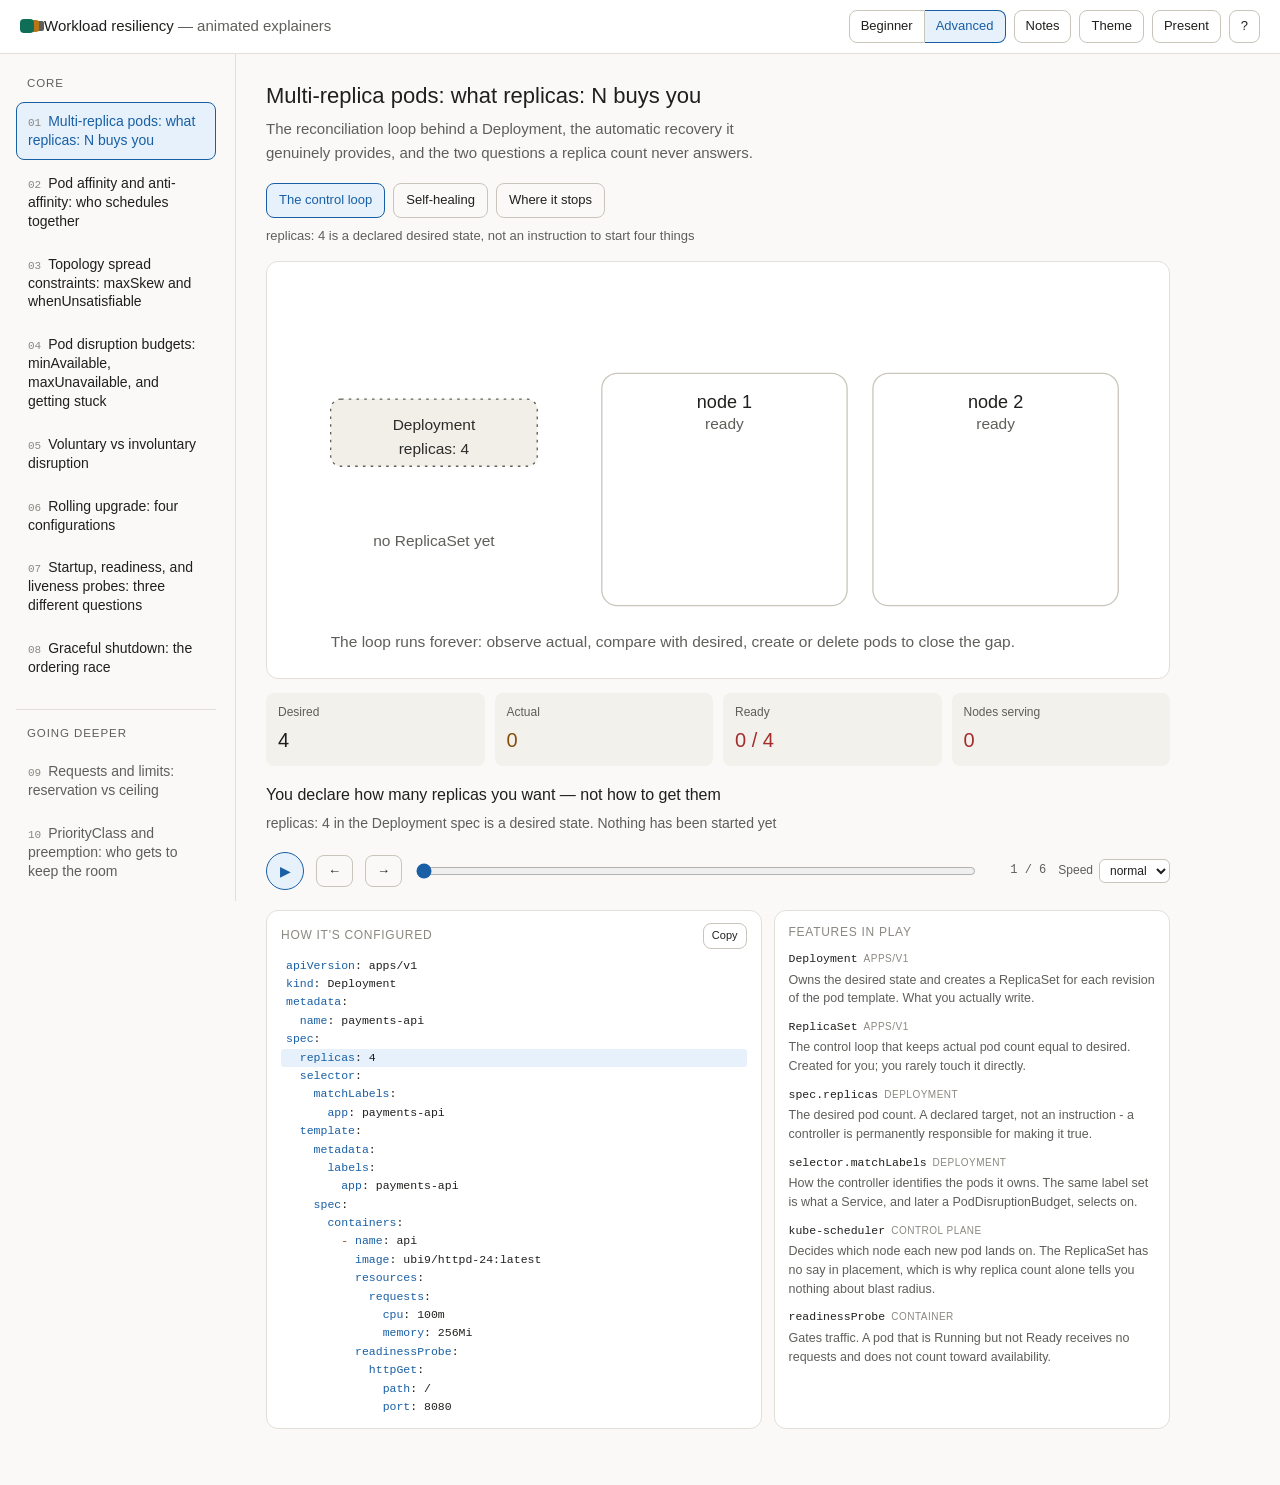
<file: index.html>
<!DOCTYPE html>
<html lang="en" data-theme="light">
<head>
<meta charset="utf-8">
<meta name="viewport" content="width=device-width, initial-scale=1">
<title>OpenShift workload resiliency — animated explainers</title>
<meta name="description" content="Animated explainers for OpenShift workload resiliency: topology spread constraints, pod disruption budgets and graceful shutdown during a cluster upgrade.">
<link rel="stylesheet" href="css/tokens.css">
<link rel="stylesheet" href="css/app.css">
</head>
<body>

<header class="topbar">
  <div class="brand">
    <span class="brand-mark" aria-hidden="true"></span>
    <span>Workload resiliency <span class="brand-dim">— animated explainers</span></span>
  </div>
  <div class="topbar-actions">
    <div id="level-switch" class="level-switch" role="radiogroup" aria-label="Audience level">
      <button id="btn-level-beginner" class="icon-btn" role="radio" aria-checked="false" title="Show the core set only (b)">Beginner</button>
      <button id="btn-level-advanced" class="icon-btn" role="radio" aria-checked="true" title="Show everything (b)">Advanced</button>
    </div>
    <button id="btn-notes" class="icon-btn" aria-pressed="false" title="Speaker notes (n)">Notes</button>
    <button id="btn-theme" class="icon-btn" title="Toggle light/dark (t)">Theme</button>
    <button id="btn-present" class="icon-btn" title="Presentation mode (f)">Present</button>
    <button id="btn-help" class="icon-btn" title="Keyboard shortcuts (?)">?</button>
  </div>
</header>

<div class="layout">

  <nav class="sidebar" aria-label="Animations">
    <ul id="anim-list" class="anim-list"></ul>
    <button id="level-hint" class="level-hint" hidden></button>

    <ul class="anim-list resource-list" aria-label="Resources">
      <li class="group-label" role="presentation">Resources</li>
      <li><a class="sidebar-link" href="capacity-math.html">Capacity planning: the arithmetic</a></li>
      <li><a class="sidebar-link" href="capacity-simulator.html">Capacity planning: simulator</a></li>
      <li><a class="sidebar-link" href="antipatterns.html">Anti-patterns: check &amp; fix</a></li>
      <li><a class="sidebar-link" href="workload-resiliency-3.mp4" target="_blank" rel="noopener">Watch the demo video ↗</a></li>
    </ul>

    <p class="sidebar-foot">
      Deep-link any frame:<br>
      <code>#id/mode/step</code>
    </p>

    <p class="sidebar-foot">
      These are simplified explainers. Always consult the <a href="https://kubernetes.io/docs/home/" target="_blank" rel="noopener">official Kubernetes documentation</a> (and the OpenShift docs for OCP-specific behavior) to verify current features and behavior.
    </p>
  </nav>

  <div id="sidebar-resizer" class="sidebar-resizer" role="separator" aria-orientation="vertical" aria-label="Resize sidebar" tabindex="0" title="Drag to resize, double-click to reset"></div>

  <main class="stage">
    <div class="stage-head">
      <h1 id="anim-title">Loading…</h1>
      <p id="anim-summary" class="summary"></p>
    </div>

    <div id="mode-tabs" class="tabs" role="tablist" aria-label="Scenario"></div>
    <p id="mode-caption" class="caption"></p>

    <div id="viewport" class="viewport" aria-live="polite">
      <svg id="canvas" viewBox="0 0 680 350" role="img" aria-labelledby="canvas-title canvas-desc">
        <title id="canvas-title">Animation canvas</title>
        <desc id="canvas-desc"></desc>
        <g id="scene"></g>
      </svg>
    </div>

    <div id="metrics" class="metrics"></div>

    <div class="narration">
      <p id="note" class="note"></p>
      <p id="badge" class="badge"></p>
    </div>

    <div class="transport">
      <button id="btn-play" class="play-btn" aria-label="Play or pause">▶</button>
      <button id="btn-prev" class="icon-btn" aria-label="Previous step">←</button>
      <button id="btn-next" class="icon-btn" aria-label="Next step">→</button>
      <input id="scrub" type="range" min="0" max="1" step="1" value="0" aria-label="Scrub through steps">
      <span id="counter" class="counter">1 / 1</span>
      <label class="speed">
        Speed
        <select id="speed" aria-label="Playback speed">
          <option value="1600">slow</option>
          <option value="1000" selected>normal</option>
          <option value="550">fast</option>
        </select>
      </label>
    </div>

    <aside class="config-col" aria-label="Configuration and features">
      <section class="config-panel" id="yaml-panel">
        <div class="panel-head">
          <h2>How it's configured</h2>
          <button id="yaml-copy" class="icon-btn tiny" title="Copy this manifest">Copy</button>
        </div>
        <pre class="yaml"><code id="yaml-code"></code></pre>
      </section>

      <section class="config-panel" id="features-panel">
        <div class="panel-head"><h2>Features in play</h2></div>
        <dl id="features-list" class="features"></dl>
      </section>
    </aside>

  </main>

  <aside id="notes-panel" class="notes-panel" hidden aria-label="Speaker notes">
    <h2>Speaker notes</h2>
    <div id="notes-body"></div>
  </aside>

</div>

<div id="help" class="help-overlay" hidden role="dialog" aria-modal="true" aria-label="Keyboard shortcuts">
  <div class="help-card">
    <h2>Keyboard</h2>
    <dl>
      <dt>Space</dt><dd>play / pause</dd>
      <dt>← →</dt><dd>step back / forward</dd>
      <dt>Home / End</dt><dd>first / last step</dd>
      <dt>1 – 9</dt><dd>switch scenario</dd>
      <dt>J / K</dt><dd>previous / next animation</dd>
      <dt>B</dt><dd>beginner / advanced</dd>
      <dt>N</dt><dd>speaker notes</dd>
      <dt>T</dt><dd>light / dark</dd>
      <dt>F</dt><dd>presentation mode</dd>
      <dt>R</dt><dd>reset to first step</dd>
      <dt>Esc</dt><dd>close / leave presentation</dd>
    </dl>
    <button id="help-close" class="icon-btn">Close</button>
  </div>
</div>

<noscript>
  <p style="padding:2rem">These explainers are rendered client-side and need JavaScript enabled.</p>
</noscript>

<script type="module" src="js/player.js"></script>
</body>
</html>
</file>
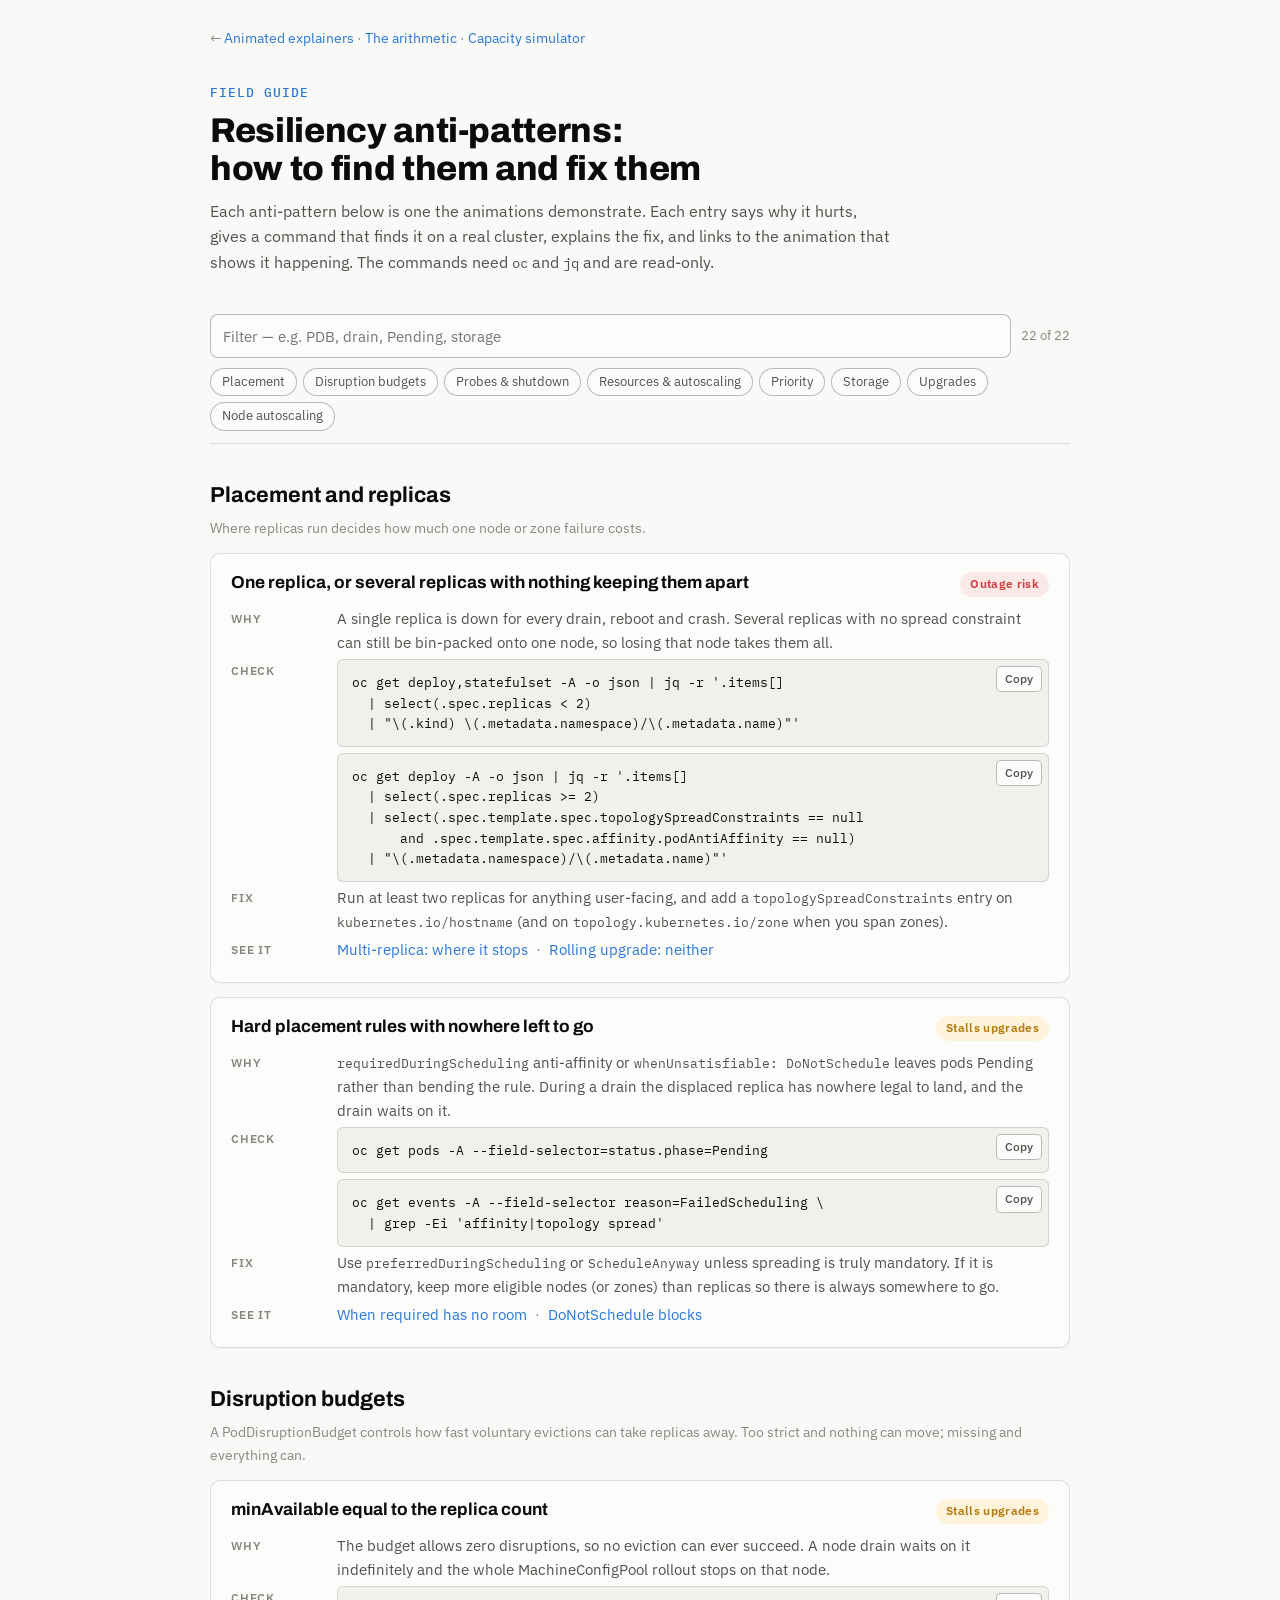
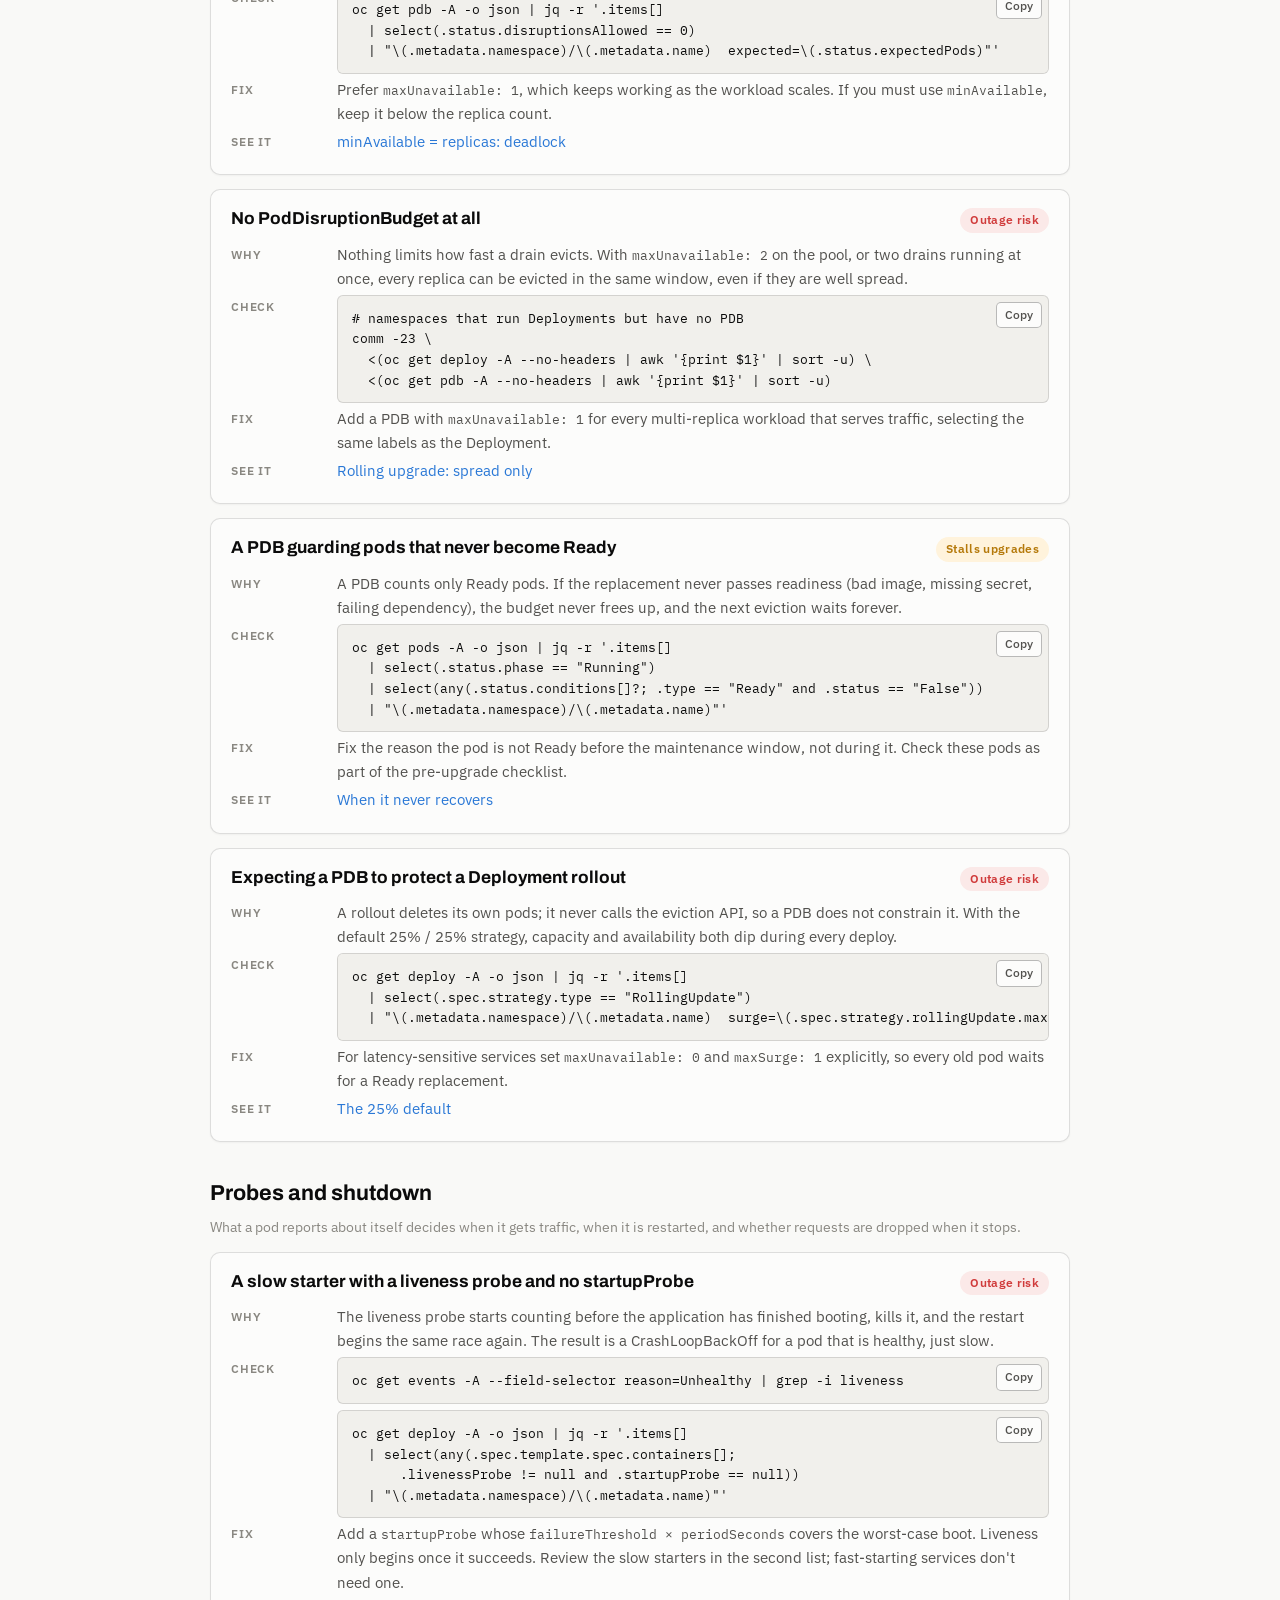
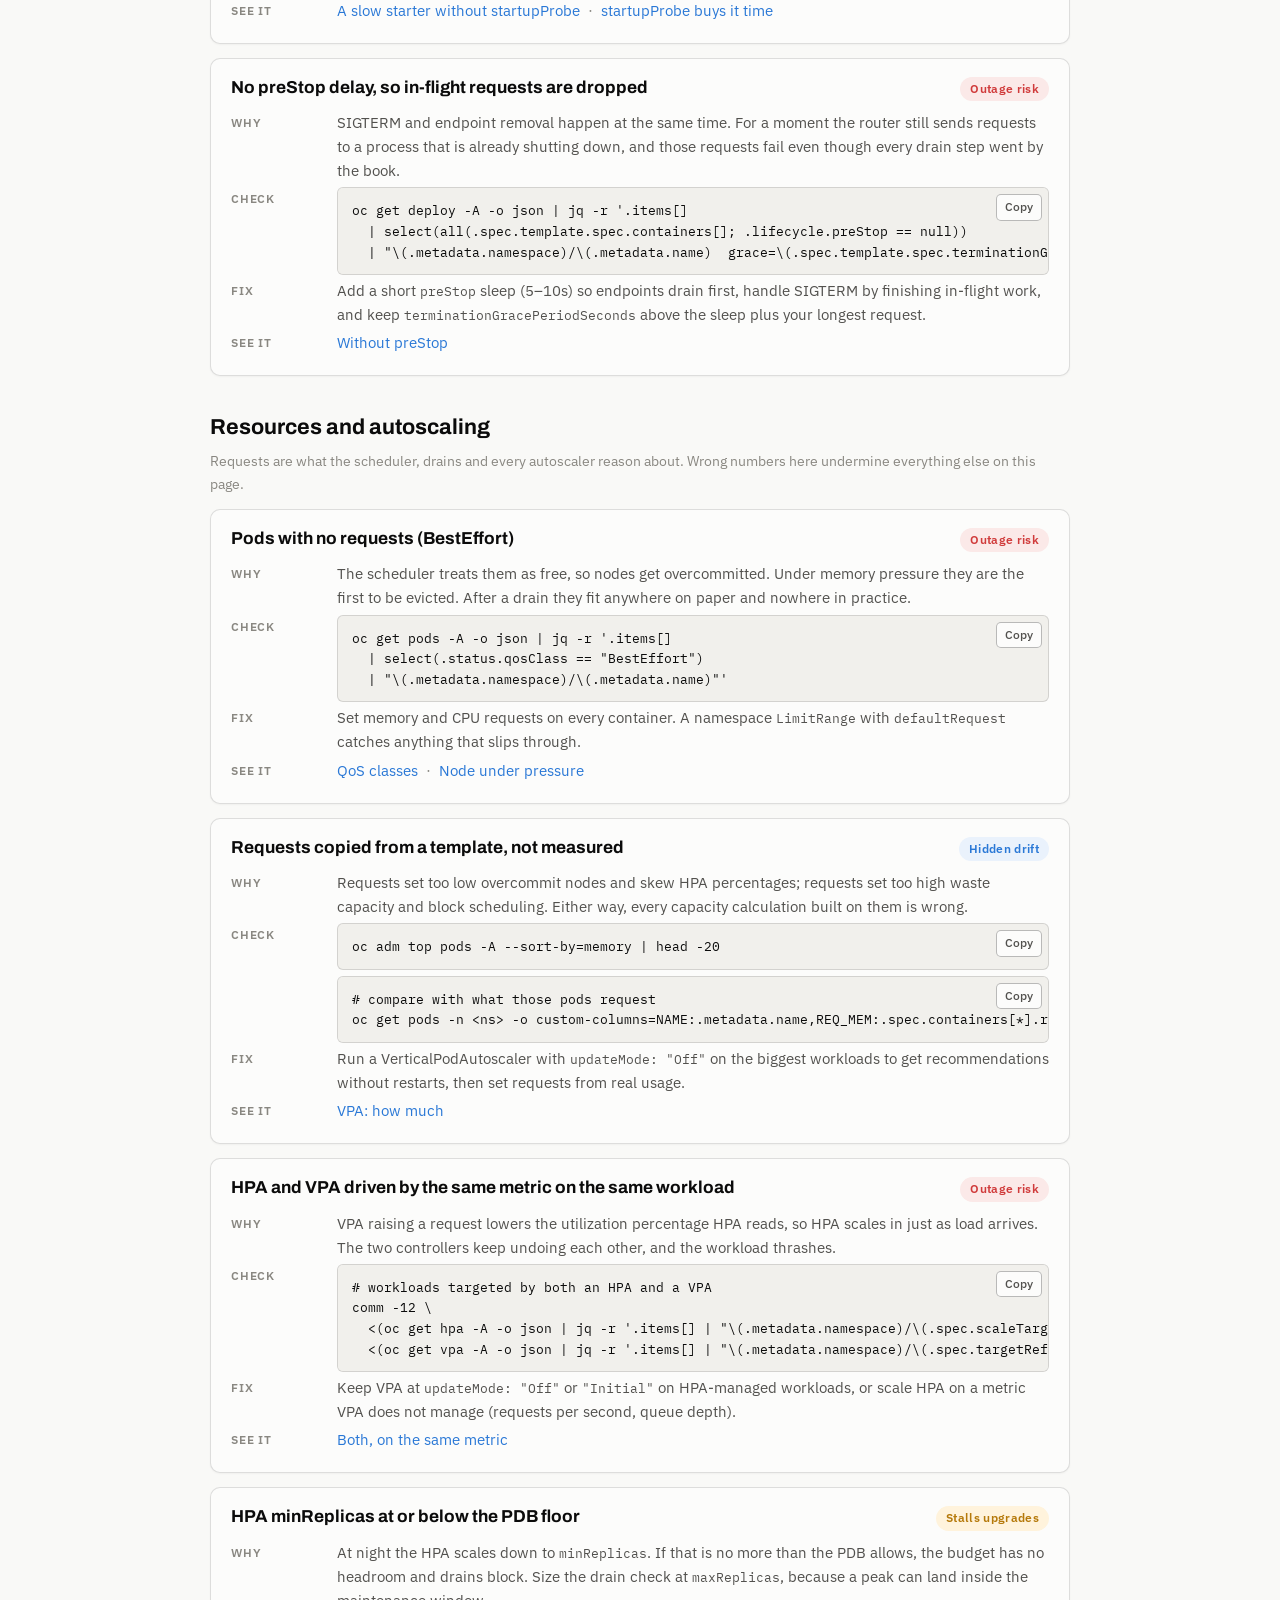
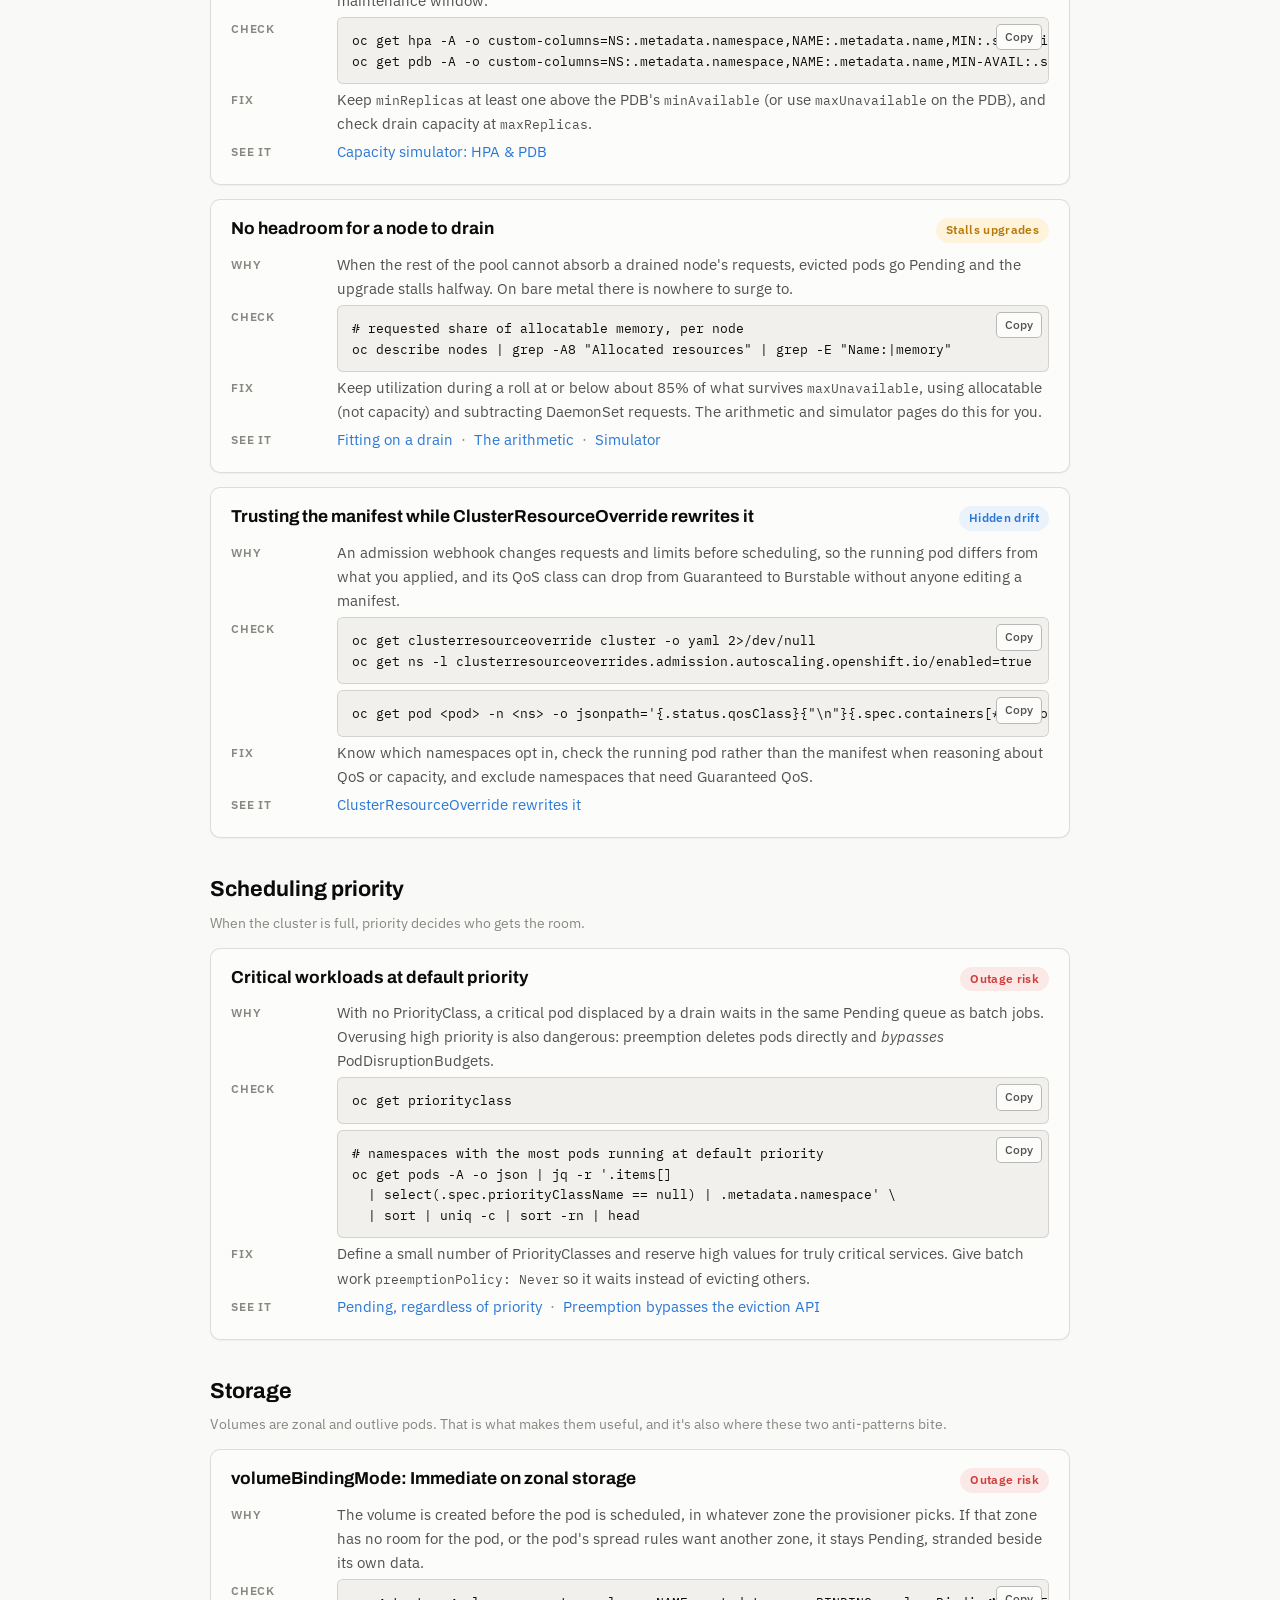
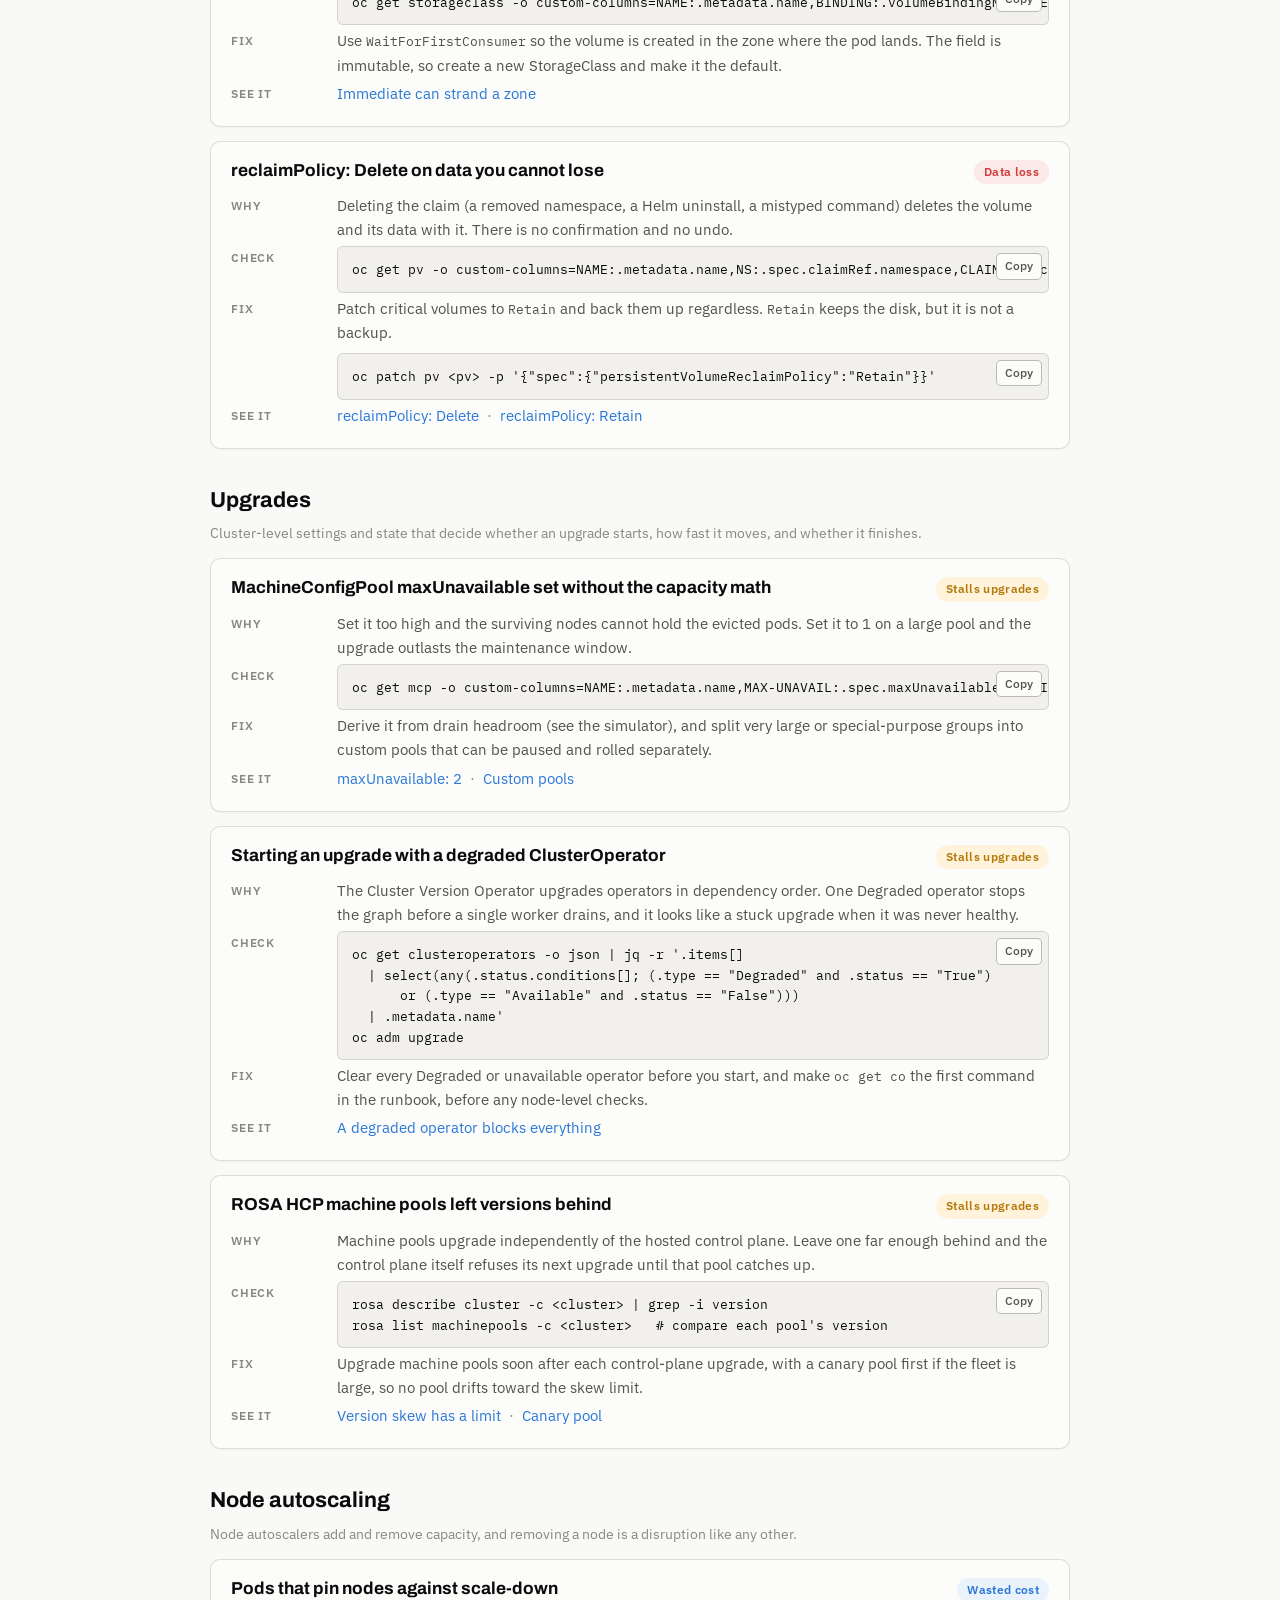
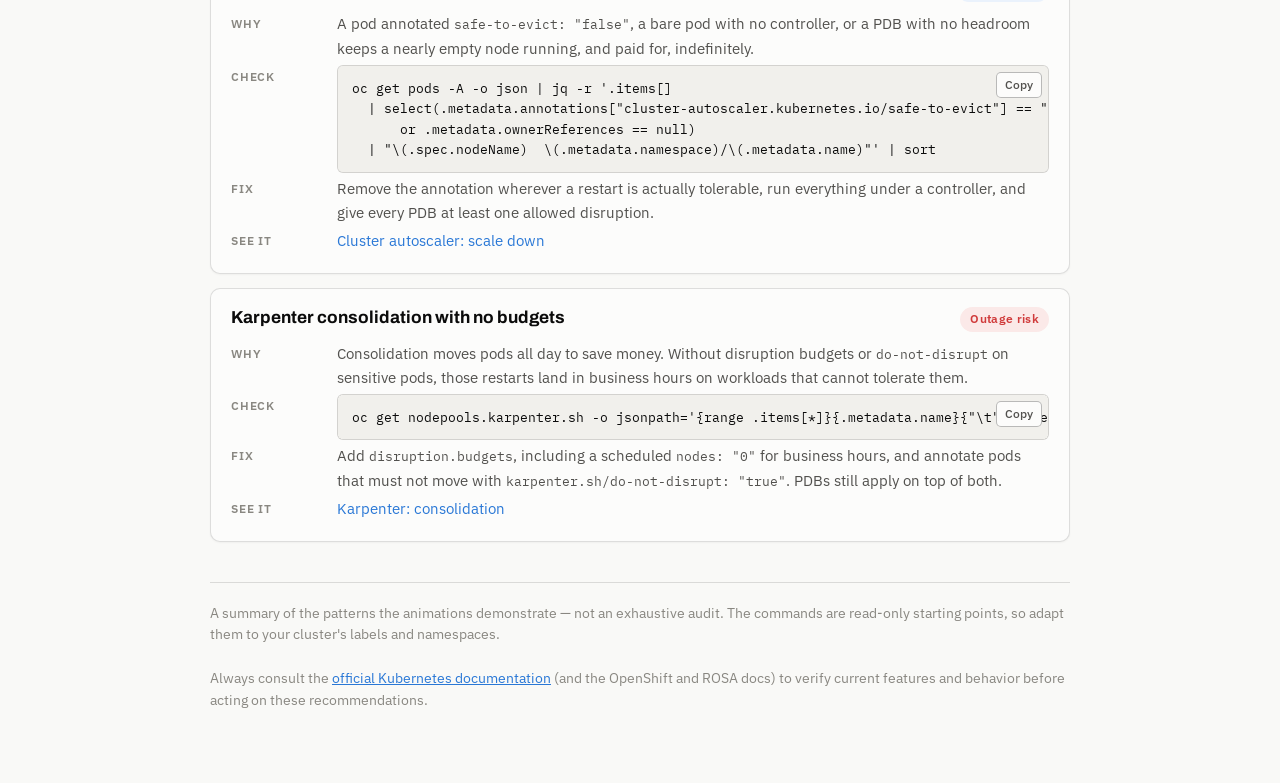
<file: antipatterns.html>
<!DOCTYPE html>
<html lang="en">
<head>
<meta charset="utf-8">
<meta name="viewport" content="width=device-width, initial-scale=1">
<title>Resiliency Anti-patterns</title>
<meta name="description" content="A field guide to common OpenShift workload resiliency anti-patterns: why each one hurts, the command that finds it on a real cluster, and how to fix it.">
<link rel="stylesheet" href="https://fonts.googleapis.com/css2?family=Archivo:wght@600;700;800&family=IBM+Plex+Sans:wght@400;500;600&family=IBM+Plex+Mono:wght@400;500;600&display=swap">
<style>
  :root {
    --bg: #f9f9f7;
    --surface: #fcfcfb;
    --surface-2: #f1f0ec;
    --ink: #0b0b0b;
    --ink-2: #52514e;
    --ink-3: #898781;
    --rule: rgba(11, 11, 11, 0.13);
    --rule-strong: rgba(11, 11, 11, 0.28);
    --accent: #2a78d6;
    --accent-soft: #eaf2fc;
    --warn: #b5790a;
    --warn-soft: #fff3dc;
    --bad: #d03b3b;
    --bad-soft: #fbe9e8;
    --shadow: 0 1px 2px rgba(11, 11, 11, 0.04);
    --focus: 0 0 0 3px rgba(42, 120, 214, 0.28);
  }
  @media (prefers-color-scheme: dark) {
    :root:not([data-theme="light"]) {
      --bg: #0d0d0d;
      --surface: #1a1a19;
      --surface-2: #222220;
      --ink: #ffffff;
      --ink-2: #c3c2b7;
      --ink-3: #898781;
      --rule: rgba(255, 255, 255, 0.14);
      --rule-strong: rgba(255, 255, 255, 0.28);
      --accent: #3987e5;
      --accent-soft: #142235;
      --warn: #fab219;
      --warn-soft: #2b2211;
      --bad: #e25555;
      --bad-soft: #2a1615;
      --shadow: 0 1px 2px rgba(0, 0, 0, 0.3);
    }
  }
  :root[data-theme="dark"] {
    --bg: #0d0d0d;
    --surface: #1a1a19;
    --surface-2: #222220;
    --ink: #ffffff;
    --ink-2: #c3c2b7;
    --ink-3: #898781;
    --rule: rgba(255, 255, 255, 0.14);
    --rule-strong: rgba(255, 255, 255, 0.28);
    --accent: #3987e5;
    --accent-soft: #142235;
    --warn: #fab219;
    --warn-soft: #2b2211;
    --bad: #e25555;
    --bad-soft: #2a1615;
    --shadow: 0 1px 2px rgba(0, 0, 0, 0.3);
  }

  * { box-sizing: border-box; }
  body {
    margin: 0;
    background: var(--bg);
    color: var(--ink);
    font-family: "IBM Plex Sans", system-ui, sans-serif;
    font-size: 16px;
    line-height: 1.6;
    padding: 28px 16px 72px;
  }
  h1, h2, h3 { font-family: "Archivo", system-ui, sans-serif; text-wrap: balance; margin: 0; }
  code { font-family: "IBM Plex Mono", ui-monospace, monospace; font-size: 0.88em; }
  a { color: var(--accent); }
  ::selection { background: var(--accent-soft); }

  .sheet { max-width: 860px; margin: 0 auto; }
  .crosslink { max-width: 860px; margin: 0 auto 32px; font-size: 0.85rem; color: var(--ink-3); }
  .crosslink a { text-decoration: none; }
  .crosslink a:hover { text-decoration: underline; }

  header.top { display: flex; flex-direction: column; gap: 10px; margin-bottom: 26px; }
  .eyebrow { font-family: "IBM Plex Mono", monospace; font-size: 12.5px; letter-spacing: 0.08em; text-transform: uppercase; color: var(--accent); font-weight: 500; }
  h1 { font-size: 2.15rem; font-weight: 800; letter-spacing: -0.01em; line-height: 1.12; }
  .dek { color: var(--ink-2); margin: 0; max-width: 68ch; }

  /* ---------- toolbar ---------- */
  .toolbar {
    position: sticky; top: 0; z-index: 10;
    background: var(--bg); padding: 12px 0; margin-bottom: 8px;
    border-bottom: 1px solid var(--rule);
    display: flex; flex-direction: column; gap: 10px;
  }
  .filter { display: flex; align-items: center; gap: 10px; }
  .filter input {
    flex: 1; min-width: 0;
    font: inherit; font-size: 0.95rem;
    background: var(--surface); color: var(--ink);
    border: 1px solid var(--rule-strong); border-radius: 8px; padding: 9px 12px;
  }
  .filter input:focus { outline: none; box-shadow: var(--focus); border-color: var(--accent); }
  .filter .count { font-size: 0.82rem; color: var(--ink-3); white-space: nowrap; }
  .jump { display: flex; flex-wrap: wrap; gap: 6px; }
  .jump a {
    font-size: 0.8rem; text-decoration: none; color: var(--ink-2);
    border: 1px solid var(--rule-strong); border-radius: 999px; padding: 3px 11px; background: var(--surface);
  }
  .jump a:hover { color: var(--accent); border-color: var(--accent); }

  /* ---------- sections and entries ---------- */
  section.cat { margin-top: 34px; scroll-margin-top: 120px; }
  section.cat > h2 { font-size: 1.35rem; font-weight: 700; margin-bottom: 4px; }
  section.cat > p.cat-dek { color: var(--ink-3); font-size: 0.9rem; margin: 0 0 14px; }

  article.ap {
    background: var(--surface);
    border: 1px solid var(--rule);
    border-radius: 10px;
    box-shadow: var(--shadow);
    padding: 18px 20px 20px;
    margin-bottom: 14px;
    scroll-margin-top: 120px;
  }
  .ap-head { display: flex; align-items: flex-start; justify-content: space-between; gap: 12px; margin-bottom: 10px; }
  .ap-head h3 { font-size: 1.08rem; font-weight: 700; line-height: 1.3; }
  .tag {
    flex: none; font-size: 0.72rem; font-weight: 600; letter-spacing: 0.03em;
    padding: 3px 10px; border-radius: 999px; white-space: nowrap;
  }
  .tag.outage { background: var(--bad-soft); color: var(--bad); }
  .tag.stall { background: var(--warn-soft); color: var(--warn); }
  .tag.drift { background: var(--accent-soft); color: var(--accent); }

  .row { display: grid; grid-template-columns: 92px minmax(0, 1fr); gap: 4px 14px; margin-top: 10px; }
  .row > .k { font-size: 0.72rem; font-weight: 600; letter-spacing: 0.07em; text-transform: uppercase; color: var(--ink-3); padding-top: 3px; }
  .row > .v { font-size: 0.94rem; color: var(--ink-2); min-width: 0; }
  .row > .v p { margin: 0; }
  .row > .v p + p { margin-top: 6px; }

  .code-wrap { position: relative; }
  .code-wrap + .code-wrap { margin-top: 6px; }
  .code {
    background: var(--surface-2); border: 1px solid var(--rule); border-radius: 6px;
    padding: 12px 14px; padding-right: 64px;
    font-family: "IBM Plex Mono", monospace; font-size: 12.5px; line-height: 1.65;
    white-space: pre; overflow-x: auto; color: var(--ink);
  }
  .copy {
    position: absolute; top: 7px; right: 7px;
    font: inherit; font-family: "IBM Plex Sans", sans-serif; font-size: 0.72rem; font-weight: 500;
    background: var(--surface); color: var(--ink-2);
    border: 1px solid var(--rule-strong); border-radius: 5px; padding: 3px 8px; cursor: pointer;
  }
  .copy:hover { color: var(--accent); border-color: var(--accent); }
  .see a { text-decoration: none; }
  .see a:hover { text-decoration: underline; }
  .see a + a::before { content: "·"; color: var(--ink-3); margin: 0 8px; }

  .empty { color: var(--ink-3); text-align: center; padding: 40px 0; }

  footer { margin-top: 40px; color: var(--ink-3); font-size: 0.85rem; border-top: 1px solid var(--rule); padding-top: 20px; }
  footer a { color: var(--accent); }

  @media (max-width: 560px) {
    h1 { font-size: 1.7rem; }
    .row { grid-template-columns: 1fr; }
    .row > .k { padding-top: 6px; }
    .ap-head { flex-direction: column; gap: 6px; }
  }
</style>
</head>
<body>

<p class="crosslink">← <a href="index.html">Animated explainers</a> · <a href="capacity-math.html">The arithmetic</a> · <a href="capacity-simulator.html">Capacity simulator</a></p>

<div class="sheet">

  <header class="top">
    <div class="eyebrow">Field guide</div>
    <h1>Resiliency anti-patterns: how to find them and fix them</h1>
    <p class="dek">Each anti-pattern below is one the animations demonstrate. Each entry says why it hurts, gives a command that finds it on a real cluster, explains the fix, and links to the animation that shows it happening. The commands need <code>oc</code> and <code>jq</code> and are read-only.</p>
  </header>

  <div class="toolbar">
    <div class="filter">
      <input type="search" id="filter" placeholder="Filter — e.g. PDB, drain, Pending, storage" aria-label="Filter anti-patterns">
      <span class="count" id="count"></span>
    </div>
    <nav class="jump" aria-label="Categories">
      <a href="#placement">Placement</a>
      <a href="#disruption">Disruption budgets</a>
      <a href="#probes">Probes &amp; shutdown</a>
      <a href="#resources">Resources &amp; autoscaling</a>
      <a href="#priority">Priority</a>
      <a href="#storage">Storage</a>
      <a href="#upgrades">Upgrades</a>
      <a href="#nodes">Node autoscaling</a>
    </nav>
  </div>

  <!-- ================================================================ -->
  <section class="cat" id="placement">
    <h2>Placement and replicas</h2>
    <p class="cat-dek">Where replicas run decides how much one node or zone failure costs.</p>

    <article class="ap" id="single-replica">
      <div class="ap-head"><h3>One replica, or several replicas with nothing keeping them apart</h3><span class="tag outage">Outage risk</span></div>
      <div class="row">
        <div class="k">Why</div>
        <div class="v"><p>A single replica is down for every drain, reboot and crash. Several replicas with no spread constraint can still be bin-packed onto one node, so losing that node takes them all.</p></div>
        <div class="k">Check</div>
        <div class="v">
<div class="code">oc get deploy,statefulset -A -o json | jq -r '.items[]
  | select(.spec.replicas &lt; 2)
  | "\(.kind) \(.metadata.namespace)/\(.metadata.name)"'</div>
<div class="code">oc get deploy -A -o json | jq -r '.items[]
  | select(.spec.replicas &gt;= 2)
  | select(.spec.template.spec.topologySpreadConstraints == null
      and .spec.template.spec.affinity.podAntiAffinity == null)
  | "\(.metadata.namespace)/\(.metadata.name)"'</div>
        </div>
        <div class="k">Fix</div>
        <div class="v"><p>Run at least two replicas for anything user-facing, and add a <code>topologySpreadConstraints</code> entry on <code>kubernetes.io/hostname</code> (and on <code>topology.kubernetes.io/zone</code> when you span zones).</p></div>
        <div class="k">See it</div>
        <div class="v see"><a href="index.html#multi-replica/the-limit/0">Multi-replica: where it stops</a><a href="index.html#upgrade-resiliency/a-none/0">Rolling upgrade: neither</a></div>
      </div>
    </article>

    <article class="ap" id="required-no-room">
      <div class="ap-head"><h3>Hard placement rules with nowhere left to go</h3><span class="tag stall">Stalls upgrades</span></div>
      <div class="row">
        <div class="k">Why</div>
        <div class="v"><p><code>requiredDuringScheduling</code> anti-affinity or <code>whenUnsatisfiable: DoNotSchedule</code> leaves pods Pending rather than bending the rule. During a drain the displaced replica has nowhere legal to land, and the drain waits on it.</p></div>
        <div class="k">Check</div>
        <div class="v">
<div class="code">oc get pods -A --field-selector=status.phase=Pending</div>
<div class="code">oc get events -A --field-selector reason=FailedScheduling \
  | grep -Ei 'affinity|topology spread'</div>
        </div>
        <div class="k">Fix</div>
        <div class="v"><p>Use <code>preferredDuringScheduling</code> or <code>ScheduleAnyway</code> unless spreading is truly mandatory. If it is mandatory, keep more eligible nodes (or zones) than replicas so there is always somewhere to go.</p></div>
        <div class="k">See it</div>
        <div class="v see"><a href="index.html#pod-affinity/stuck/0">When required has no room</a><a href="index.html#topology-spread/hard-limit/0">DoNotSchedule blocks</a></div>
      </div>
    </article>
  </section>

  <!-- ================================================================ -->
  <section class="cat" id="disruption">
    <h2>Disruption budgets</h2>
    <p class="cat-dek">A PodDisruptionBudget controls how fast voluntary evictions can take replicas away. Too strict and nothing can move; missing and everything can.</p>

    <article class="ap" id="pdb-deadlock">
      <div class="ap-head"><h3>minAvailable equal to the replica count</h3><span class="tag stall">Stalls upgrades</span></div>
      <div class="row">
        <div class="k">Why</div>
        <div class="v"><p>The budget allows zero disruptions, so no eviction can ever succeed. A node drain waits on it indefinitely and the whole MachineConfigPool rollout stops on that node.</p></div>
        <div class="k">Check</div>
        <div class="v">
<div class="code">oc get pdb -A -o json | jq -r '.items[]
  | select(.status.disruptionsAllowed == 0)
  | "\(.metadata.namespace)/\(.metadata.name)  expected=\(.status.expectedPods)"'</div>
        </div>
        <div class="k">Fix</div>
        <div class="v"><p>Prefer <code>maxUnavailable: 1</code>, which keeps working as the workload scales. If you must use <code>minAvailable</code>, keep it below the replica count.</p></div>
        <div class="k">See it</div>
        <div class="v see"><a href="index.html#pod-disruption-budget/deadlock/0">minAvailable = replicas: deadlock</a></div>
      </div>
    </article>

    <article class="ap" id="no-pdb">
      <div class="ap-head"><h3>No PodDisruptionBudget at all</h3><span class="tag outage">Outage risk</span></div>
      <div class="row">
        <div class="k">Why</div>
        <div class="v"><p>Nothing limits how fast a drain evicts. With <code>maxUnavailable: 2</code> on the pool, or two drains running at once, every replica can be evicted in the same window, even if they are well spread.</p></div>
        <div class="k">Check</div>
        <div class="v">
<div class="code"># namespaces that run Deployments but have no PDB
comm -23 \
  &lt;(oc get deploy -A --no-headers | awk '{print $1}' | sort -u) \
  &lt;(oc get pdb -A --no-headers | awk '{print $1}' | sort -u)</div>
        </div>
        <div class="k">Fix</div>
        <div class="v"><p>Add a PDB with <code>maxUnavailable: 1</code> for every multi-replica workload that serves traffic, selecting the same labels as the Deployment.</p></div>
        <div class="k">See it</div>
        <div class="v see"><a href="index.html#upgrade-resiliency/b-spread-only/0">Rolling upgrade: spread only</a></div>
      </div>
    </article>

    <article class="ap" id="pdb-never-recovers">
      <div class="ap-head"><h3>A PDB guarding pods that never become Ready</h3><span class="tag stall">Stalls upgrades</span></div>
      <div class="row">
        <div class="k">Why</div>
        <div class="v"><p>A PDB counts only Ready pods. If the replacement never passes readiness (bad image, missing secret, failing dependency), the budget never frees up, and the next eviction waits forever.</p></div>
        <div class="k">Check</div>
        <div class="v">
<div class="code">oc get pods -A -o json | jq -r '.items[]
  | select(.status.phase == "Running")
  | select(any(.status.conditions[]?; .type == "Ready" and .status == "False"))
  | "\(.metadata.namespace)/\(.metadata.name)"'</div>
        </div>
        <div class="k">Fix</div>
        <div class="v"><p>Fix the reason the pod is not Ready before the maintenance window, not during it. Check these pods as part of the pre-upgrade checklist.</p></div>
        <div class="k">See it</div>
        <div class="v see"><a href="index.html#pod-disruption-budget/stuck/0">When it never recovers</a></div>
      </div>
    </article>

    <article class="ap" id="pdb-rollout">
      <div class="ap-head"><h3>Expecting a PDB to protect a Deployment rollout</h3><span class="tag outage">Outage risk</span></div>
      <div class="row">
        <div class="k">Why</div>
        <div class="v"><p>A rollout deletes its own pods; it never calls the eviction API, so a PDB does not constrain it. With the default 25% / 25% strategy, capacity and availability both dip during every deploy.</p></div>
        <div class="k">Check</div>
        <div class="v">
<div class="code">oc get deploy -A -o json | jq -r '.items[]
  | select(.spec.strategy.type == "RollingUpdate")
  | "\(.metadata.namespace)/\(.metadata.name)  surge=\(.spec.strategy.rollingUpdate.maxSurge)  unavail=\(.spec.strategy.rollingUpdate.maxUnavailable)"'</div>
        </div>
        <div class="k">Fix</div>
        <div class="v"><p>For latency-sensitive services set <code>maxUnavailable: 0</code> and <code>maxSurge: 1</code> explicitly, so every old pod waits for a Ready replacement.</p></div>
        <div class="k">See it</div>
        <div class="v see"><a href="index.html#rollout-strategy/defaults/0">The 25% default</a></div>
      </div>
    </article>
  </section>

  <!-- ================================================================ -->
  <section class="cat" id="probes">
    <h2>Probes and shutdown</h2>
    <p class="cat-dek">What a pod reports about itself decides when it gets traffic, when it is restarted, and whether requests are dropped when it stops.</p>

    <article class="ap" id="no-startup-probe">
      <div class="ap-head"><h3>A slow starter with a liveness probe and no startupProbe</h3><span class="tag outage">Outage risk</span></div>
      <div class="row">
        <div class="k">Why</div>
        <div class="v"><p>The liveness probe starts counting before the application has finished booting, kills it, and the restart begins the same race again. The result is a CrashLoopBackOff for a pod that is healthy, just slow.</p></div>
        <div class="k">Check</div>
        <div class="v">
<div class="code">oc get events -A --field-selector reason=Unhealthy | grep -i liveness</div>
<div class="code">oc get deploy -A -o json | jq -r '.items[]
  | select(any(.spec.template.spec.containers[];
      .livenessProbe != null and .startupProbe == null))
  | "\(.metadata.namespace)/\(.metadata.name)"'</div>
        </div>
        <div class="k">Fix</div>
        <div class="v"><p>Add a <code>startupProbe</code> whose <code>failureThreshold × periodSeconds</code> covers the worst-case boot. Liveness only begins once it succeeds. Review the slow starters in the second list; fast-starting services don't need one.</p></div>
        <div class="k">See it</div>
        <div class="v see"><a href="index.html#probes/crash-loop/0">A slow starter without startupProbe</a><a href="index.html#probes/startup-fix/0">startupProbe buys it time</a></div>
      </div>
    </article>

    <article class="ap" id="no-prestop">
      <div class="ap-head"><h3>No preStop delay, so in-flight requests are dropped</h3><span class="tag outage">Outage risk</span></div>
      <div class="row">
        <div class="k">Why</div>
        <div class="v"><p>SIGTERM and endpoint removal happen at the same time. For a moment the router still sends requests to a process that is already shutting down, and those requests fail even though every drain step went by the book.</p></div>
        <div class="k">Check</div>
        <div class="v">
<div class="code">oc get deploy -A -o json | jq -r '.items[]
  | select(all(.spec.template.spec.containers[]; .lifecycle.preStop == null))
  | "\(.metadata.namespace)/\(.metadata.name)  grace=\(.spec.template.spec.terminationGracePeriodSeconds // 30)s"'</div>
        </div>
        <div class="k">Fix</div>
        <div class="v"><p>Add a short <code>preStop</code> sleep (5–10s) so endpoints drain first, handle SIGTERM by finishing in-flight work, and keep <code>terminationGracePeriodSeconds</code> above the sleep plus your longest request.</p></div>
        <div class="k">See it</div>
        <div class="v see"><a href="index.html#graceful-shutdown/no-prestop/0">Without preStop</a></div>
      </div>
    </article>
  </section>

  <!-- ================================================================ -->
  <section class="cat" id="resources">
    <h2>Resources and autoscaling</h2>
    <p class="cat-dek">Requests are what the scheduler, drains and every autoscaler reason about. Wrong numbers here undermine everything else on this page.</p>

    <article class="ap" id="best-effort">
      <div class="ap-head"><h3>Pods with no requests (BestEffort)</h3><span class="tag outage">Outage risk</span></div>
      <div class="row">
        <div class="k">Why</div>
        <div class="v"><p>The scheduler treats them as free, so nodes get overcommitted. Under memory pressure they are the first to be evicted. After a drain they fit anywhere on paper and nowhere in practice.</p></div>
        <div class="k">Check</div>
        <div class="v">
<div class="code">oc get pods -A -o json | jq -r '.items[]
  | select(.status.qosClass == "BestEffort")
  | "\(.metadata.namespace)/\(.metadata.name)"'</div>
        </div>
        <div class="k">Fix</div>
        <div class="v"><p>Set memory and CPU requests on every container. A namespace <code>LimitRange</code> with <code>defaultRequest</code> catches anything that slips through.</p></div>
        <div class="k">See it</div>
        <div class="v see"><a href="index.html#requests-limits/qos-classes/0">QoS classes</a><a href="index.html#requests-limits/node-pressure/0">Node under pressure</a></div>
      </div>
    </article>

    <article class="ap" id="template-requests">
      <div class="ap-head"><h3>Requests copied from a template, not measured</h3><span class="tag drift">Hidden drift</span></div>
      <div class="row">
        <div class="k">Why</div>
        <div class="v"><p>Requests set too low overcommit nodes and skew HPA percentages; requests set too high waste capacity and block scheduling. Either way, every capacity calculation built on them is wrong.</p></div>
        <div class="k">Check</div>
        <div class="v">
<div class="code">oc adm top pods -A --sort-by=memory | head -20</div>
<div class="code"># compare with what those pods request
oc get pods -n &lt;ns&gt; -o custom-columns=NAME:.metadata.name,REQ_MEM:.spec.containers[*].resources.requests.memory,REQ_CPU:.spec.containers[*].resources.requests.cpu</div>
        </div>
        <div class="k">Fix</div>
        <div class="v"><p>Run a VerticalPodAutoscaler with <code>updateMode: "Off"</code> on the biggest workloads to get recommendations without restarts, then set requests from real usage.</p></div>
        <div class="k">See it</div>
        <div class="v see"><a href="index.html#autoscaling/vpa/0">VPA: how much</a></div>
      </div>
    </article>

    <article class="ap" id="hpa-vpa-same-metric">
      <div class="ap-head"><h3>HPA and VPA driven by the same metric on the same workload</h3><span class="tag outage">Outage risk</span></div>
      <div class="row">
        <div class="k">Why</div>
        <div class="v"><p>VPA raising a request lowers the utilization percentage HPA reads, so HPA scales in just as load arrives. The two controllers keep undoing each other, and the workload thrashes.</p></div>
        <div class="k">Check</div>
        <div class="v">
<div class="code"># workloads targeted by both an HPA and a VPA
comm -12 \
  &lt;(oc get hpa -A -o json | jq -r '.items[] | "\(.metadata.namespace)/\(.spec.scaleTargetRef.name)"' | sort) \
  &lt;(oc get vpa -A -o json | jq -r '.items[] | "\(.metadata.namespace)/\(.spec.targetRef.name)"' | sort)</div>
        </div>
        <div class="k">Fix</div>
        <div class="v"><p>Keep VPA at <code>updateMode: "Off"</code> or <code>"Initial"</code> on HPA-managed workloads, or scale HPA on a metric VPA does not manage (requests per second, queue depth).</p></div>
        <div class="k">See it</div>
        <div class="v see"><a href="index.html#autoscaling/conflict/0">Both, on the same metric</a></div>
      </div>
    </article>

    <article class="ap" id="hpa-min-below-pdb">
      <div class="ap-head"><h3>HPA minReplicas at or below the PDB floor</h3><span class="tag stall">Stalls upgrades</span></div>
      <div class="row">
        <div class="k">Why</div>
        <div class="v"><p>At night the HPA scales down to <code>minReplicas</code>. If that is no more than the PDB allows, the budget has no headroom and drains block. Size the drain check at <code>maxReplicas</code>, because a peak can land inside the maintenance window.</p></div>
        <div class="k">Check</div>
        <div class="v">
<div class="code">oc get hpa -A -o custom-columns=NS:.metadata.namespace,NAME:.metadata.name,MIN:.spec.minReplicas,MAX:.spec.maxReplicas
oc get pdb -A -o custom-columns=NS:.metadata.namespace,NAME:.metadata.name,MIN-AVAIL:.spec.minAvailable,MAX-UNAVAIL:.spec.maxUnavailable</div>
        </div>
        <div class="k">Fix</div>
        <div class="v"><p>Keep <code>minReplicas</code> at least one above the PDB's <code>minAvailable</code> (or use <code>maxUnavailable</code> on the PDB), and check drain capacity at <code>maxReplicas</code>.</p></div>
        <div class="k">See it</div>
        <div class="v see"><a href="capacity-simulator.html">Capacity simulator: HPA &amp; PDB</a></div>
      </div>
    </article>

    <article class="ap" id="no-drain-headroom">
      <div class="ap-head"><h3>No headroom for a node to drain</h3><span class="tag stall">Stalls upgrades</span></div>
      <div class="row">
        <div class="k">Why</div>
        <div class="v"><p>When the rest of the pool cannot absorb a drained node's requests, evicted pods go Pending and the upgrade stalls halfway. On bare metal there is nowhere to surge to.</p></div>
        <div class="k">Check</div>
        <div class="v">
<div class="code"># requested share of allocatable memory, per node
oc describe nodes | grep -A8 "Allocated resources" | grep -E "Name:|memory"</div>
        </div>
        <div class="k">Fix</div>
        <div class="v"><p>Keep utilization during a roll at or below about 85% of what survives <code>maxUnavailable</code>, using allocatable (not capacity) and subtracting DaemonSet requests. The arithmetic and simulator pages do this for you.</p></div>
        <div class="k">See it</div>
        <div class="v see"><a href="index.html#requests-limits/scheduling-fit/0">Fitting on a drain</a><a href="capacity-math.html">The arithmetic</a><a href="capacity-simulator.html">Simulator</a></div>
      </div>
    </article>

    <article class="ap" id="cro-rewrite">
      <div class="ap-head"><h3>Trusting the manifest while ClusterResourceOverride rewrites it</h3><span class="tag drift">Hidden drift</span></div>
      <div class="row">
        <div class="k">Why</div>
        <div class="v"><p>An admission webhook changes requests and limits before scheduling, so the running pod differs from what you applied, and its QoS class can drop from Guaranteed to Burstable without anyone editing a manifest.</p></div>
        <div class="k">Check</div>
        <div class="v">
<div class="code">oc get clusterresourceoverride cluster -o yaml 2&gt;/dev/null
oc get ns -l clusterresourceoverrides.admission.autoscaling.openshift.io/enabled=true</div>
<div class="code">oc get pod &lt;pod&gt; -n &lt;ns&gt; -o jsonpath='{.status.qosClass}{"\n"}{.spec.containers[*].resources}{"\n"}'</div>
        </div>
        <div class="k">Fix</div>
        <div class="v"><p>Know which namespaces opt in, check the running pod rather than the manifest when reasoning about QoS or capacity, and exclude namespaces that need Guaranteed QoS.</p></div>
        <div class="k">See it</div>
        <div class="v see"><a href="index.html#autoscaling/cro/0">ClusterResourceOverride rewrites it</a></div>
      </div>
    </article>
  </section>

  <!-- ================================================================ -->
  <section class="cat" id="priority">
    <h2>Scheduling priority</h2>
    <p class="cat-dek">When the cluster is full, priority decides who gets the room.</p>

    <article class="ap" id="no-priority">
      <div class="ap-head"><h3>Critical workloads at default priority</h3><span class="tag outage">Outage risk</span></div>
      <div class="row">
        <div class="k">Why</div>
        <div class="v"><p>With no PriorityClass, a critical pod displaced by a drain waits in the same Pending queue as batch jobs. Overusing high priority is also dangerous: preemption deletes pods directly and <em>bypasses</em> PodDisruptionBudgets.</p></div>
        <div class="k">Check</div>
        <div class="v">
<div class="code">oc get priorityclass</div>
<div class="code"># namespaces with the most pods running at default priority
oc get pods -A -o json | jq -r '.items[]
  | select(.spec.priorityClassName == null) | .metadata.namespace' \
  | sort | uniq -c | sort -rn | head</div>
        </div>
        <div class="k">Fix</div>
        <div class="v"><p>Define a small number of PriorityClasses and reserve high values for truly critical services. Give batch work <code>preemptionPolicy: Never</code> so it waits instead of evicting others.</p></div>
        <div class="k">See it</div>
        <div class="v see"><a href="index.html#priority-preemption/stuck/0">Pending, regardless of priority</a><a href="index.html#priority-preemption/bypasses-pdb/0">Preemption bypasses the eviction API</a></div>
      </div>
    </article>
  </section>

  <!-- ================================================================ -->
  <section class="cat" id="storage">
    <h2>Storage</h2>
    <p class="cat-dek">Volumes are zonal and outlive pods. That is what makes them useful, and it's also where these two anti-patterns bite.</p>

    <article class="ap" id="immediate-binding">
      <div class="ap-head"><h3>volumeBindingMode: Immediate on zonal storage</h3><span class="tag outage">Outage risk</span></div>
      <div class="row">
        <div class="k">Why</div>
        <div class="v"><p>The volume is created before the pod is scheduled, in whatever zone the provisioner picks. If that zone has no room for the pod, or the pod's spread rules want another zone, it stays Pending, stranded beside its own data.</p></div>
        <div class="k">Check</div>
        <div class="v">
<div class="code">oc get storageclass -o custom-columns=NAME:.metadata.name,BINDING:.volumeBindingMode,RECLAIM:.reclaimPolicy</div>
        </div>
        <div class="k">Fix</div>
        <div class="v"><p>Use <code>WaitForFirstConsumer</code> so the volume is created in the zone where the pod lands. The field is immutable, so create a new StorageClass and make it the default.</p></div>
        <div class="k">See it</div>
        <div class="v see"><a href="index.html#pvc-pv/binding-mode/0">Immediate can strand a zone</a></div>
      </div>
    </article>

    <article class="ap" id="reclaim-delete">
      <div class="ap-head"><h3>reclaimPolicy: Delete on data you cannot lose</h3><span class="tag outage">Data loss</span></div>
      <div class="row">
        <div class="k">Why</div>
        <div class="v"><p>Deleting the claim (a removed namespace, a Helm uninstall, a mistyped command) deletes the volume and its data with it. There is no confirmation and no undo.</p></div>
        <div class="k">Check</div>
        <div class="v">
<div class="code">oc get pv -o custom-columns=NAME:.metadata.name,NS:.spec.claimRef.namespace,CLAIM:.spec.claimRef.name,POLICY:.spec.persistentVolumeReclaimPolicy</div>
        </div>
        <div class="k">Fix</div>
        <div class="v"><p>Patch critical volumes to <code>Retain</code> and back them up regardless. <code>Retain</code> keeps the disk, but it is not a backup.</p>
<div class="code" style="margin-top: 8px">oc patch pv &lt;pv&gt; -p '{"spec":{"persistentVolumeReclaimPolicy":"Retain"}}'</div></div>
        <div class="k">See it</div>
        <div class="v see"><a href="index.html#pvc-pv/reclaim-delete/0">reclaimPolicy: Delete</a><a href="index.html#pvc-pv/reclaim-retain/0">reclaimPolicy: Retain</a></div>
      </div>
    </article>
  </section>

  <!-- ================================================================ -->
  <section class="cat" id="upgrades">
    <h2>Upgrades</h2>
    <p class="cat-dek">Cluster-level settings and state that decide whether an upgrade starts, how fast it moves, and whether it finishes.</p>

    <article class="ap" id="mcp-maxunavailable">
      <div class="ap-head"><h3>MachineConfigPool maxUnavailable set without the capacity math</h3><span class="tag stall">Stalls upgrades</span></div>
      <div class="row">
        <div class="k">Why</div>
        <div class="v"><p>Set it too high and the surviving nodes cannot hold the evicted pods. Set it to 1 on a large pool and the upgrade outlasts the maintenance window.</p></div>
        <div class="k">Check</div>
        <div class="v">
<div class="code">oc get mcp -o custom-columns=NAME:.metadata.name,MAX-UNAVAIL:.spec.maxUnavailable,MACHINES:.status.machineCount,PAUSED:.spec.paused</div>
        </div>
        <div class="k">Fix</div>
        <div class="v"><p>Derive it from drain headroom (see the simulator), and split very large or special-purpose groups into custom pools that can be paused and rolled separately.</p></div>
        <div class="k">See it</div>
        <div class="v see"><a href="index.html#machine-config-pools/parallel/0">maxUnavailable: 2</a><a href="index.html#machine-config-pools/custom-pools/0">Custom pools</a></div>
      </div>
    </article>

    <article class="ap" id="degraded-co">
      <div class="ap-head"><h3>Starting an upgrade with a degraded ClusterOperator</h3><span class="tag stall">Stalls upgrades</span></div>
      <div class="row">
        <div class="k">Why</div>
        <div class="v"><p>The Cluster Version Operator upgrades operators in dependency order. One Degraded operator stops the graph before a single worker drains, and it looks like a stuck upgrade when it was never healthy.</p></div>
        <div class="k">Check</div>
        <div class="v">
<div class="code">oc get clusteroperators -o json | jq -r '.items[]
  | select(any(.status.conditions[]; (.type == "Degraded" and .status == "True")
      or (.type == "Available" and .status == "False")))
  | .metadata.name'
oc adm upgrade</div>
        </div>
        <div class="k">Fix</div>
        <div class="v"><p>Clear every Degraded or unavailable operator before you start, and make <code>oc get co</code> the first command in the runbook, before any node-level checks.</p></div>
        <div class="k">See it</div>
        <div class="v see"><a href="index.html#cluster-upgrade-flow/degraded-blocks/0">A degraded operator blocks everything</a></div>
      </div>
    </article>

    <article class="ap" id="nodepool-skew">
      <div class="ap-head"><h3>ROSA HCP machine pools left versions behind</h3><span class="tag stall">Stalls upgrades</span></div>
      <div class="row">
        <div class="k">Why</div>
        <div class="v"><p>Machine pools upgrade independently of the hosted control plane. Leave one far enough behind and the control plane itself refuses its next upgrade until that pool catches up.</p></div>
        <div class="k">Check</div>
        <div class="v">
<div class="code">rosa describe cluster -c &lt;cluster&gt; | grep -i version
rosa list machinepools -c &lt;cluster&gt;   # compare each pool's version</div>
        </div>
        <div class="k">Fix</div>
        <div class="v"><p>Upgrade machine pools soon after each control-plane upgrade, with a canary pool first if the fleet is large, so no pool drifts toward the skew limit.</p></div>
        <div class="k">See it</div>
        <div class="v see"><a href="index.html#rosa-hcp-upgrade-flow/skew-limit/0">Version skew has a limit</a><a href="index.html#rosa-hcp-upgrade-flow/canary/0">Canary pool</a></div>
      </div>
    </article>
  </section>

  <!-- ================================================================ -->
  <section class="cat" id="nodes">
    <h2>Node autoscaling</h2>
    <p class="cat-dek">Node autoscalers add and remove capacity, and removing a node is a disruption like any other.</p>

    <article class="ap" id="pinned-nodes">
      <div class="ap-head"><h3>Pods that pin nodes against scale-down</h3><span class="tag drift">Wasted cost</span></div>
      <div class="row">
        <div class="k">Why</div>
        <div class="v"><p>A pod annotated <code>safe-to-evict: "false"</code>, a bare pod with no controller, or a PDB with no headroom keeps a nearly empty node running, and paid for, indefinitely.</p></div>
        <div class="k">Check</div>
        <div class="v">
<div class="code">oc get pods -A -o json | jq -r '.items[]
  | select(.metadata.annotations["cluster-autoscaler.kubernetes.io/safe-to-evict"] == "false"
      or .metadata.ownerReferences == null)
  | "\(.spec.nodeName)  \(.metadata.namespace)/\(.metadata.name)"' | sort</div>
        </div>
        <div class="k">Fix</div>
        <div class="v"><p>Remove the annotation wherever a restart is actually tolerable, run everything under a controller, and give every PDB at least one allowed disruption.</p></div>
        <div class="k">See it</div>
        <div class="v see"><a href="index.html#node-autoscaling/ca-scale-down/0">Cluster autoscaler: scale down</a></div>
      </div>
    </article>

    <article class="ap" id="unbounded-consolidation">
      <div class="ap-head"><h3>Karpenter consolidation with no budgets</h3><span class="tag outage">Outage risk</span></div>
      <div class="row">
        <div class="k">Why</div>
        <div class="v"><p>Consolidation moves pods all day to save money. Without disruption budgets or <code>do-not-disrupt</code> on sensitive pods, those restarts land in business hours on workloads that cannot tolerate them.</p></div>
        <div class="k">Check</div>
        <div class="v">
<div class="code">oc get nodepools.karpenter.sh -o jsonpath='{range .items[*]}{.metadata.name}{"\t"}{.spec.disruption}{"\n"}{end}'</div>
        </div>
        <div class="k">Fix</div>
        <div class="v"><p>Add <code>disruption.budgets</code>, including a scheduled <code>nodes: "0"</code> for business hours, and annotate pods that must not move with <code>karpenter.sh/do-not-disrupt: "true"</code>. PDBs still apply on top of both.</p></div>
        <div class="k">See it</div>
        <div class="v see"><a href="index.html#node-autoscaling/karpenter-consolidation/0">Karpenter: consolidation</a></div>
      </div>
    </article>
  </section>

  <p class="empty" id="empty" hidden>No anti-patterns match that filter.</p>

  <footer>A summary of the patterns the animations demonstrate — not an exhaustive audit. The commands are read-only starting points, so adapt them to your cluster's labels and namespaces.<br><br>Always consult the <a href="https://kubernetes.io/docs/home/" target="_blank" rel="noopener">official Kubernetes documentation</a> (and the OpenShift and ROSA docs) to verify current features and behavior before acting on these recommendations.</footer>

</div>

<script>
(function () {
  var input = document.getElementById("filter");
  var count = document.getElementById("count");
  var empty = document.getElementById("empty");
  var items = Array.prototype.slice.call(document.querySelectorAll("article.ap"));
  var sections = Array.prototype.slice.call(document.querySelectorAll("section.cat"));
  var text = items.map(function (a) { return (a.closest("section").querySelector("h2").textContent + " " + a.textContent).toLowerCase(); });

  function apply() {
    var terms = input.value.toLowerCase().split(/\s+/).filter(Boolean);
    var shown = 0;
    items.forEach(function (a, i) {
      var hit = terms.every(function (t) { return text[i].indexOf(t) !== -1; });
      a.hidden = !hit;
      if (hit) shown += 1;
    });
    sections.forEach(function (s) { s.hidden = !s.querySelector("article.ap:not([hidden])"); });
    count.textContent = shown + " of " + items.length;
    empty.hidden = shown !== 0;
  }
  input.addEventListener("input", apply);
  apply();

  document.querySelectorAll(".code").forEach(function (block) {
    var btn = document.createElement("button");
    btn.type = "button";
    btn.className = "copy";
    btn.textContent = "Copy";
    btn.addEventListener("click", function () {
      var cmd = block.textContent;
      if (navigator.clipboard && window.isSecureContext) {
        navigator.clipboard.writeText(cmd).then(function () {
          btn.textContent = "Copied";
          setTimeout(function () { btn.textContent = "Copy"; }, 1400);
        });
      } else {
        var range = document.createRange();
        range.selectNodeContents(block);
        var sel = window.getSelection();
        sel.removeAllRanges();
        sel.addRange(range);
        btn.textContent = "Selected";
      }
    });
    var wrap = document.createElement("div");
    wrap.className = "code-wrap";
    block.parentNode.insertBefore(wrap, block);
    wrap.appendChild(block);
    wrap.appendChild(btn);
  });
})();
</script>
</body>
</html>
</file>
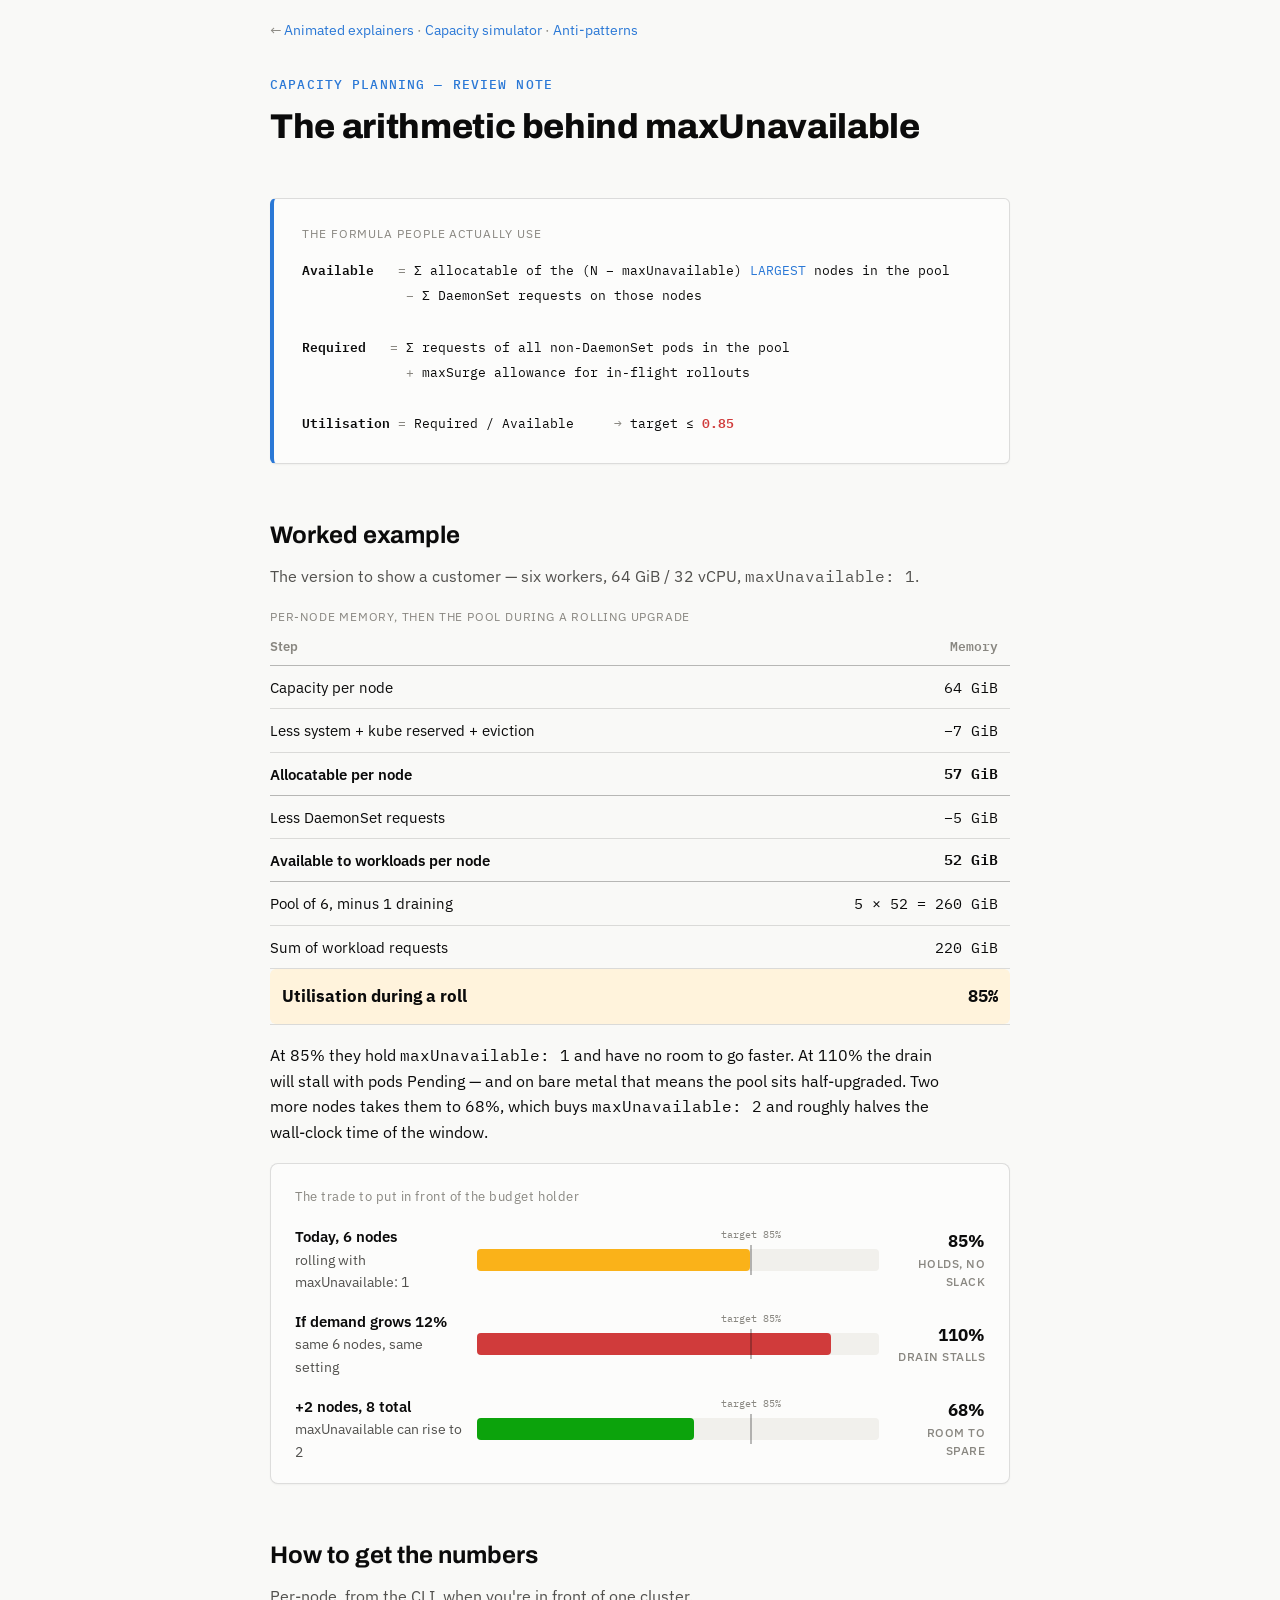
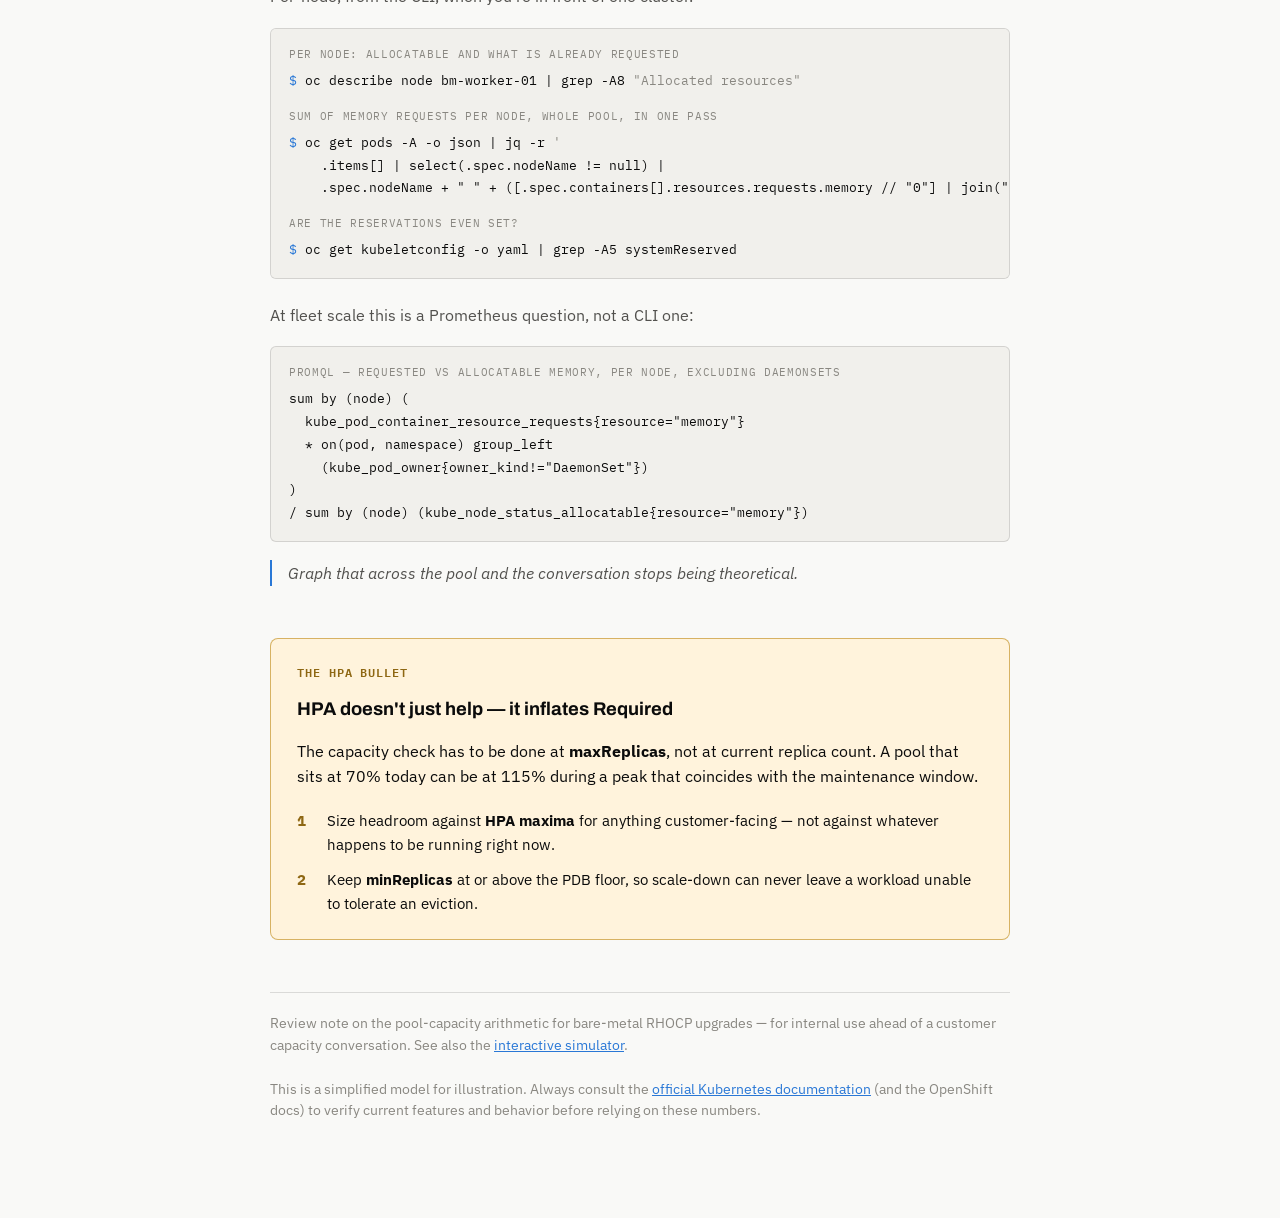
<file: capacity-math.html>
<!DOCTYPE html>
<html lang="en">
<head>
<meta charset="utf-8">
<meta name="viewport" content="width=device-width, initial-scale=1">
<title>Bare-Metal Capacity Math</title>
<meta name="description" content="The arithmetic behind maxUnavailable on bare-metal RHOCP: the formula, a worked example, how to pull the real numbers, and the HPA bullet.">
<link rel="stylesheet" href="https://fonts.googleapis.com/css2?family=Archivo:wght@600;700;800&family=IBM+Plex+Sans:wght@400;500;600&family=IBM+Plex+Mono:wght@400;500;600&display=swap">
<style>
  :root {
    --bg: #f9f9f7;
    --surface: #fcfcfb;
    --surface-2: #f1f0ec;
    --ink: #0b0b0b;
    --ink-2: #52514e;
    --ink-3: #898781;
    --rule: rgba(11, 11, 11, 0.13);
    --rule-strong: rgba(11, 11, 11, 0.28);
    --accent: #2a78d6;
    --accent-soft: #eaf2fc;
    --good: #0ca30c;
    --good-soft: #e8f6e4;
    --warn: #fab219;
    --warn-soft: #fff3dc;
    --bad: #d03b3b;
    --bad-soft: #fbe9e8;
    --shadow: 0 1px 2px rgba(11, 11, 11, 0.04);
  }
  @media (prefers-color-scheme: dark) {
    :root:not([data-theme="light"]) {
      --bg: #0d0d0d;
      --surface: #1a1a19;
      --surface-2: #222220;
      --ink: #ffffff;
      --ink-2: #c3c2b7;
      --ink-3: #898781;
      --rule: rgba(255, 255, 255, 0.14);
      --rule-strong: rgba(255, 255, 255, 0.28);
      --accent: #3987e5;
      --accent-soft: #142235;
      --good: #0ca30c;
      --good-soft: #12281a;
      --warn: #fab219;
      --warn-soft: #2b2211;
      --bad: #d03b3b;
      --bad-soft: #2a1615;
      --shadow: 0 1px 2px rgba(0, 0, 0, 0.3);
    }
  }
  :root[data-theme="dark"] {
    --bg: #0d0d0d;
    --surface: #1a1a19;
    --surface-2: #222220;
    --ink: #ffffff;
    --ink-2: #c3c2b7;
    --ink-3: #898781;
    --rule: rgba(255, 255, 255, 0.14);
    --rule-strong: rgba(255, 255, 255, 0.28);
    --accent: #3987e5;
    --accent-soft: #142235;
    --good: #0ca30c;
    --good-soft: #12281a;
    --warn: #fab219;
    --warn-soft: #2b2211;
    --bad: #d03b3b;
    --bad-soft: #2a1615;
    --shadow: 0 1px 2px rgba(0, 0, 0, 0.3);
  }

  * { box-sizing: border-box; }

  body {
    margin: 0;
    background: var(--bg);
    color: var(--ink);
    font-family: "IBM Plex Sans", system-ui, sans-serif;
    font-size: 16px;
    line-height: 1.6;
    padding-inline: 20px;
    padding-block: 20px 96px;
  }

  .crosslink { max-width: 740px; margin: 0 auto 32px; font-size: 0.85rem; color: var(--ink-3); }
  .crosslink a { color: var(--accent); text-decoration: none; }
  .crosslink a:hover { text-decoration: underline; }

  .sheet {
    max-width: 740px;
    margin-inline: auto;
    display: flex;
    flex-direction: column;
    gap: 52px;
  }

  h1, h2, h3 { font-family: "Archivo", system-ui, sans-serif; text-wrap: balance; margin: 0; }
  code, .mono, .num { font-family: "IBM Plex Mono", ui-monospace, monospace; font-variant-numeric: tabular-nums; }

  /* ---------- header ---------- */
  header { display: flex; flex-direction: column; gap: 14px; }
  .eyebrow {
    font-family: "IBM Plex Mono", monospace;
    font-size: 12.5px;
    letter-spacing: 0.09em;
    text-transform: uppercase;
    color: var(--accent);
    font-weight: 500;
  }
  h1 { font-size: 2.15rem; font-weight: 800; letter-spacing: -0.01em; line-height: 1.12; }

  /* ---------- formula thesis panel ---------- */
  .formula-panel {
    background: var(--surface);
    border: 1px solid var(--rule);
    border-left: 4px solid var(--accent);
    border-radius: 6px;
    padding: 26px 28px;
    box-shadow: var(--shadow);
  }
  .formula-panel .label {
    font-size: 11.5px;
    letter-spacing: 0.08em;
    text-transform: uppercase;
    color: var(--ink-3);
    margin-bottom: 14px;
  }
  .formula-lines {
    font-family: "IBM Plex Mono", monospace;
    font-size: 12.5px;
    line-height: 2.05;
    overflow-x: auto;
    white-space: pre;
  }
  .formula-lines .lhs { color: var(--ink); font-weight: 600; }
  .formula-lines .op { color: var(--ink-3); }
  .formula-lines .term { color: var(--accent); }
  .formula-lines .target { color: var(--bad); font-weight: 600; }

  /* ---------- section rhythm ---------- */
  section { display: flex; flex-direction: column; gap: 18px; }
  section > h2 { font-size: 1.5rem; font-weight: 700; }
  section > .section-dek { color: var(--ink-2); font-size: 0.98rem; margin-top: -8px; }
  p { margin: 0; max-width: 68ch; }
  p + p { margin-top: 12px; }

  /* ---------- worked example table ---------- */
  .table-wrap { overflow-x: auto; }
  table { width: 100%; border-collapse: collapse; font-size: 0.95rem; min-width: 420px; }
  caption {
    text-align: left;
    font-size: 11.5px;
    letter-spacing: 0.07em;
    text-transform: uppercase;
    color: var(--ink-3);
    margin-bottom: 10px;
  }
  th { text-align: left; font-weight: 600; font-size: 0.82rem; color: var(--ink-3); padding: 0 12px 8px 0; border-bottom: 1px solid var(--rule-strong); }
  th.num, td.num { text-align: right; }
  td { padding: 9px 12px 9px 0; border-bottom: 1px solid var(--rule); }
  tr.subtotal td { font-weight: 600; border-bottom: 1px solid var(--rule-strong); }
  tr.hero td { font-weight: 700; font-size: 1.05rem; padding-top: 14px; padding-bottom: 14px; }
  tr.hero { background: var(--warn-soft); }
  tr.hero td:first-child { border-radius: 6px 0 0 6px; padding-left: 12px; }
  tr.hero td:last-child { border-radius: 0 6px 6px 0; }
  tr.hero td.num { color: var(--ink); }

  /* ---------- trade meter chart ---------- */
  .meter-block { background: var(--surface); border: 1px solid var(--rule); border-radius: 8px; padding: 22px 24px 20px; box-shadow: var(--shadow); }
  .meter-title { font-size: 0.82rem; color: var(--ink-3); letter-spacing: 0.04em; margin-bottom: 18px; }
  .meter-row { display: grid; grid-template-columns: 168px 1fr 92px; align-items: center; gap: 14px; margin-bottom: 16px; }
  .meter-row:last-child { margin-bottom: 0; }
  .meter-label { font-size: 0.88rem; color: var(--ink-2); }
  .meter-label strong { display: block; color: var(--ink); font-size: 0.92rem; font-weight: 600; }
  .meter-track { position: relative; height: 22px; background: var(--surface-2); border-radius: 4px; overflow: visible; }
  .meter-fill { position: absolute; inset: 0 auto 0 0; height: 100%; border-radius: 4px; }
  .meter-fill.good { background: var(--good); }
  .meter-fill.warn { background: var(--warn); }
  .meter-fill.bad { background: var(--bad); }
  .meter-threshold {
    position: absolute; top: -4px; bottom: -4px; width: 2px; background: var(--rule-strong);
  }
  .meter-threshold::after {
    content: "target 85%"; position: absolute; top: -18px; left: 50%; transform: translateX(-50%);
    font-family: "IBM Plex Mono", monospace; font-size: 9.5px; color: var(--ink-3); white-space: nowrap;
  }
  .meter-value { text-align: right; font-weight: 700; font-size: 1.05rem; }
  .meter-value .state { display: block; font-size: 0.72rem; font-weight: 500; color: var(--ink-3); text-transform: uppercase; letter-spacing: 0.04em; }

  /* ---------- code / terminal blocks ---------- */
  .code-block {
    background: var(--surface-2);
    border: 1px solid var(--rule);
    border-radius: 6px;
    padding: 16px 18px;
    overflow-x: auto;
    font-family: "IBM Plex Mono", monospace;
    font-size: 13px;
    line-height: 1.75;
  }
  .code-block .prompt { color: var(--accent); }
  .code-block .comment { color: var(--ink-3); }
  .code-block .cmd-label { display: block; color: var(--ink-3); font-size: 11px; text-transform: uppercase; letter-spacing: 0.06em; margin: 14px 0 6px; }
  .code-block .cmd-label:first-child { margin-top: 0; }
  .code-line { white-space: pre; }

  .closing-line {
    font-size: 1.02rem;
    font-style: italic;
    color: var(--ink-2);
    border-left: 2px solid var(--accent);
    padding-left: 16px;
  }

  /* ---------- correction callout ---------- */
  .correction {
    background: var(--warn-soft);
    border: 1px solid color-mix(in srgb, var(--warn) 45%, var(--rule-strong));
    border-radius: 8px;
    padding: 24px 26px;
    display: flex;
    flex-direction: column;
    gap: 14px;
  }
  .correction .tag {
    font-family: "IBM Plex Mono", monospace;
    font-size: 11.5px;
    font-weight: 600;
    letter-spacing: 0.08em;
    text-transform: uppercase;
    color: color-mix(in srgb, var(--warn) 55%, var(--ink) 45%);
  }
  .correction h3 { font-size: 1.15rem; font-weight: 700; }
  .correction p { color: var(--ink); max-width: none; }
  .consequences { display: flex; flex-direction: column; gap: 10px; margin-top: 4px; }
  .consequence { display: grid; grid-template-columns: 20px 1fr; gap: 10px; font-size: 0.95rem; }
  .consequence .n { font-family: "IBM Plex Mono", monospace; color: color-mix(in srgb, var(--warn) 55%, var(--ink) 45%); font-weight: 700; }

  footer { color: var(--ink-3); font-size: 0.85rem; border-top: 1px solid var(--rule); padding-top: 20px; }

  @media (max-width: 560px) {
    h1 { font-size: 1.7rem; }
    .formula-lines { white-space: pre-wrap; font-size: 12px; line-height: 1.7; }
    .meter-row { grid-template-columns: 1fr; gap: 6px; }
    .meter-track { margin-top: 20px; }
    .meter-value { text-align: left; }
    tr.hero td:first-child, tr.hero td:last-child { border-radius: 0; }
  }
</style>
</head>
<body>

<p class="crosslink">← <a href="index.html">Animated explainers</a> · <a href="capacity-simulator.html">Capacity simulator</a> · <a href="antipatterns.html">Anti-patterns</a></p>

<div class="sheet">

  <header>
    <div class="eyebrow">Capacity planning — review note</div>
    <h1>The arithmetic behind maxUnavailable</h1>
  </header>

  <div class="formula-panel">
    <div class="label">The formula people actually use</div>
    <div class="formula-lines"><span class="lhs">Available</span>   <span class="op">=</span> Σ allocatable of the (N − maxUnavailable) <span class="term">LARGEST</span> nodes in the pool
             <span class="op">−</span> Σ DaemonSet requests on those nodes

<span class="lhs">Required</span>   <span class="op">=</span> Σ requests of all non-DaemonSet pods in the pool
             <span class="op">+</span> maxSurge allowance for in-flight rollouts

<span class="lhs">Utilisation</span> <span class="op">=</span> Required / Available     <span class="op">→</span> target ≤ <span class="target">0.85</span></div>
  </div>

  <section>
    <h2>Worked example</h2>
    <p class="section-dek">The version to show a customer — six workers, 64&nbsp;GiB / 32&nbsp;vCPU, <code>maxUnavailable: 1</code>.</p>

    <div class="table-wrap">
      <table>
        <caption>Per-node memory, then the pool during a rolling upgrade</caption>
        <thead>
          <tr><th>Step</th><th class="num">Memory</th></tr>
        </thead>
        <tbody>
          <tr><td>Capacity per node</td><td class="num">64 GiB</td></tr>
          <tr><td>Less system + kube reserved + eviction</td><td class="num">−7 GiB</td></tr>
          <tr class="subtotal"><td>Allocatable per node</td><td class="num">57 GiB</td></tr>
          <tr><td>Less DaemonSet requests</td><td class="num">−5 GiB</td></tr>
          <tr class="subtotal"><td>Available to workloads per node</td><td class="num">52 GiB</td></tr>
          <tr><td>Pool of 6, minus 1 draining</td><td class="num">5 × 52 = 260 GiB</td></tr>
          <tr><td>Sum of workload requests</td><td class="num">220 GiB</td></tr>
          <tr class="hero"><td>Utilisation during a roll</td><td class="num">85%</td></tr>
        </tbody>
      </table>
    </div>

    <p>At 85% they hold <code>maxUnavailable: 1</code> and have no room to go faster. At 110% the drain will stall with pods Pending — and on bare metal that means the pool sits half-upgraded. Two more nodes takes them to 68%, which buys <code>maxUnavailable: 2</code> and roughly halves the wall-clock time of the window.</p>

    <div class="meter-block">
      <div class="meter-title">The trade to put in front of the budget holder</div>

      <div class="meter-row">
        <div class="meter-label"><strong>Today, 6 nodes</strong>rolling with maxUnavailable: 1</div>
        <div class="meter-track">
          <div class="meter-fill warn" style="width: 68%"></div>
          <div class="meter-threshold" style="left: 68%"></div>
        </div>
        <div class="meter-value">85%<span class="state">holds, no slack</span></div>
      </div>

      <div class="meter-row">
        <div class="meter-label"><strong>If demand grows 12%</strong>same 6 nodes, same setting</div>
        <div class="meter-track">
          <div class="meter-fill bad" style="width: 88%"></div>
          <div class="meter-threshold" style="left: 68%"></div>
        </div>
        <div class="meter-value">110%<span class="state">drain stalls</span></div>
      </div>

      <div class="meter-row">
        <div class="meter-label"><strong>+2 nodes, 8 total</strong>maxUnavailable can rise to 2</div>
        <div class="meter-track">
          <div class="meter-fill good" style="width: 54%"></div>
          <div class="meter-threshold" style="left: 68%"></div>
        </div>
        <div class="meter-value">68%<span class="state">room to spare</span></div>
      </div>
    </div>
  </section>

  <section>
    <h2>How to get the numbers</h2>
    <p class="section-dek">Per-node, from the CLI, when you're in front of one cluster.</p>

    <div class="code-block">
      <span class="cmd-label">Per node: allocatable and what is already requested</span>
      <div class="code-line"><span class="prompt">$</span> oc describe node bm-worker-01 | grep -A8 <span class="comment">"Allocated resources"</span></div>

      <span class="cmd-label">Sum of memory requests per node, whole pool, in one pass</span>
      <div class="code-line"><span class="prompt">$</span> oc get pods -A -o json | jq -r <span class="comment">'</span></div>
      <div class="code-line">    .items[] | select(.spec.nodeName != null) |</div>
      <div class="code-line">    .spec.nodeName + " " + ([.spec.containers[].resources.requests.memory // "0"] | join("+"))<span class="comment">'</span></div>

      <span class="cmd-label">Are the reservations even set?</span>
      <div class="code-line"><span class="prompt">$</span> oc get kubeletconfig -o yaml | grep -A5 systemReserved</div>
    </div>

    <p class="section-dek" style="margin-top: 6px;">At fleet scale this is a Prometheus question, not a CLI one:</p>

    <div class="code-block">
      <span class="cmd-label">promql — requested vs allocatable memory, per node, excluding DaemonSets</span>
      <div class="code-line">sum by (node) (</div>
      <div class="code-line">  kube_pod_container_resource_requests{resource="memory"}</div>
      <div class="code-line">  * on(pod, namespace) group_left</div>
      <div class="code-line">    (kube_pod_owner{owner_kind!="DaemonSet"})</div>
      <div class="code-line">)</div>
      <div class="code-line">/ sum by (node) (kube_node_status_allocatable{resource="memory"})</div>
    </div>

    <p class="closing-line">Graph that across the pool and the conversation stops being theoretical.</p>
  </section>

  <section>
    <div class="correction">
      <div class="tag">The HPA bullet</div>
      <h3>HPA doesn't just help — it inflates Required</h3>
      <p>The capacity check has to be done at <strong>maxReplicas</strong>, not at current replica count. A pool that sits at 70% today can be at 115% during a peak that coincides with the maintenance window.</p>

      <div class="consequences">
        <div class="consequence"><span class="n">1</span><span>Size headroom against <strong>HPA maxima</strong> for anything customer-facing — not against whatever happens to be running right now.</span></div>
        <div class="consequence"><span class="n">2</span><span>Keep <strong>minReplicas</strong> at or above the PDB floor, so scale-down can never leave a workload unable to tolerate an eviction.</span></div>
      </div>
    </div>
  </section>

  <footer>Review note on the pool-capacity arithmetic for bare-metal RHOCP upgrades — for internal use ahead of a customer capacity conversation. See also the <a href="capacity-simulator.html" style="color:var(--accent)">interactive simulator</a>.<br><br>This is a simplified model for illustration. Always consult the <a href="https://kubernetes.io/docs/home/" target="_blank" rel="noopener" style="color:var(--accent)">official Kubernetes documentation</a> (and the OpenShift docs) to verify current features and behavior before relying on these numbers.</footer>

</div>
</body>
</html>
</file>
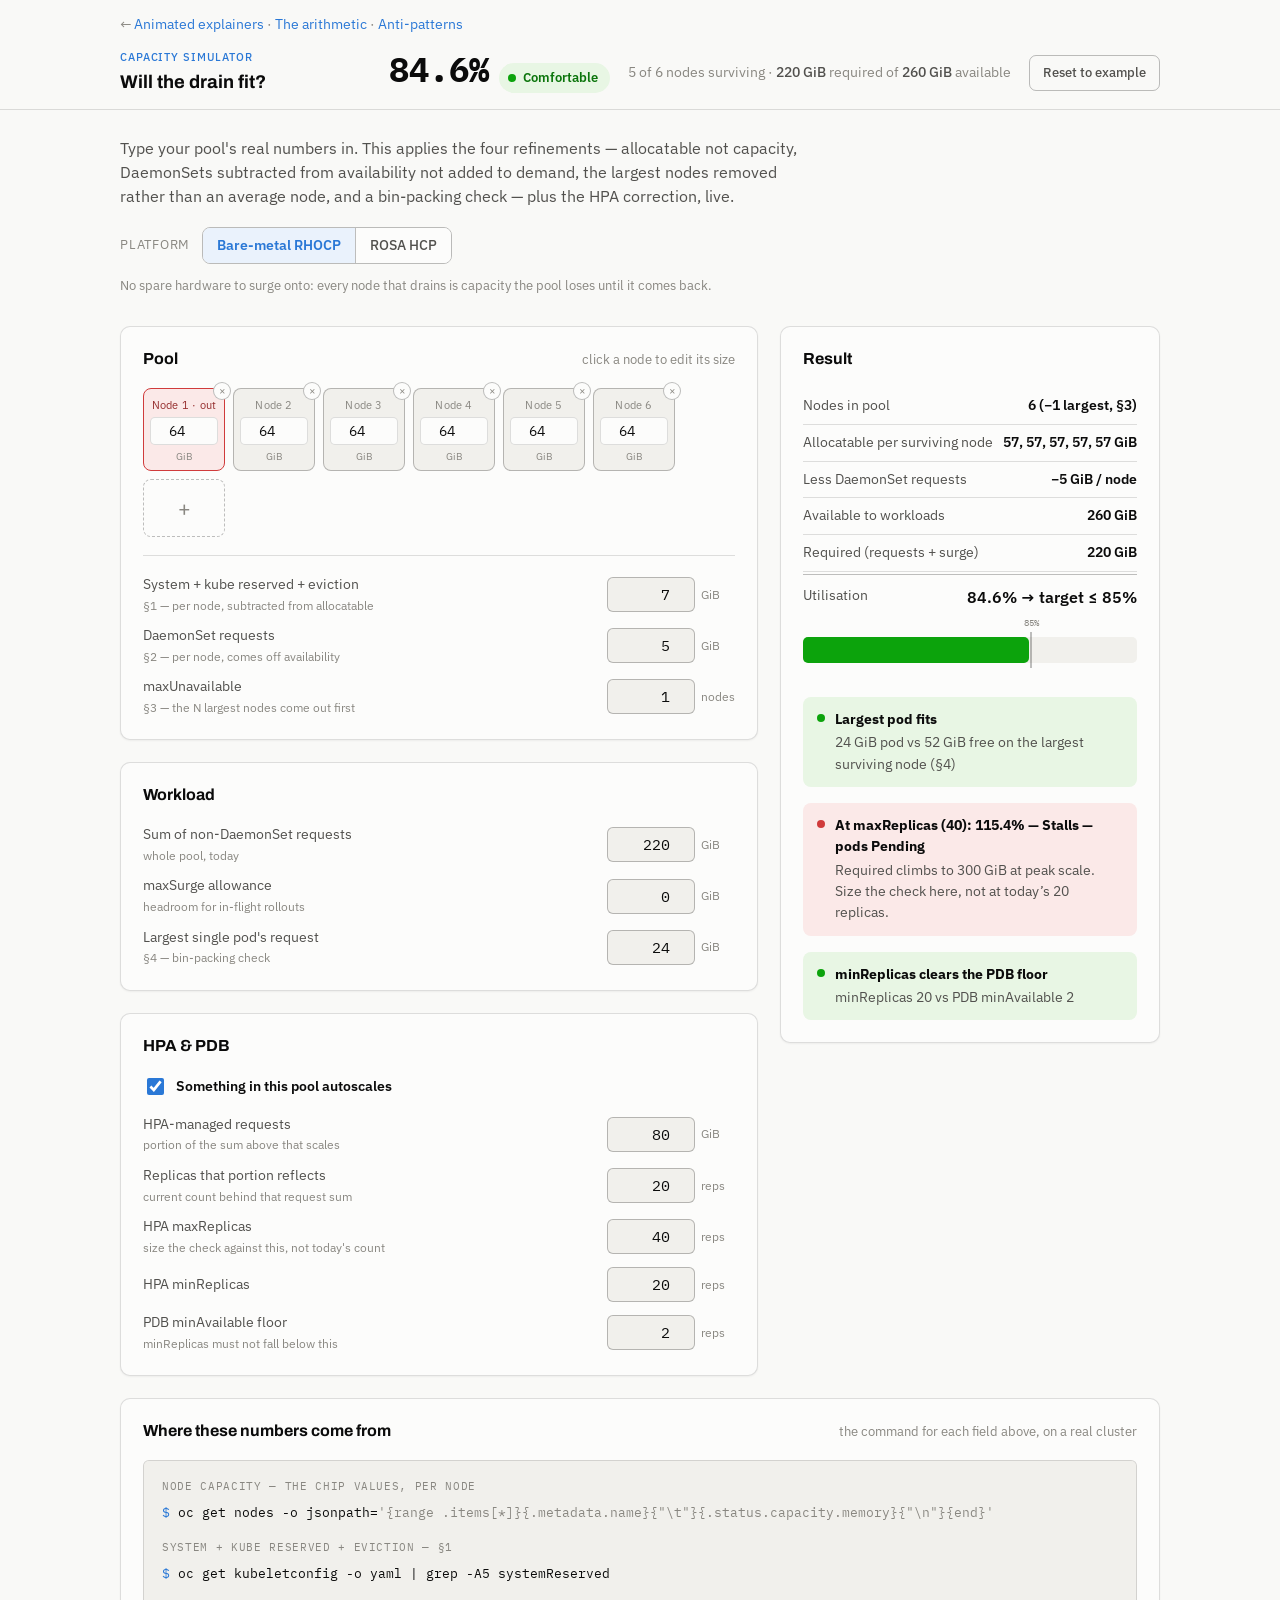
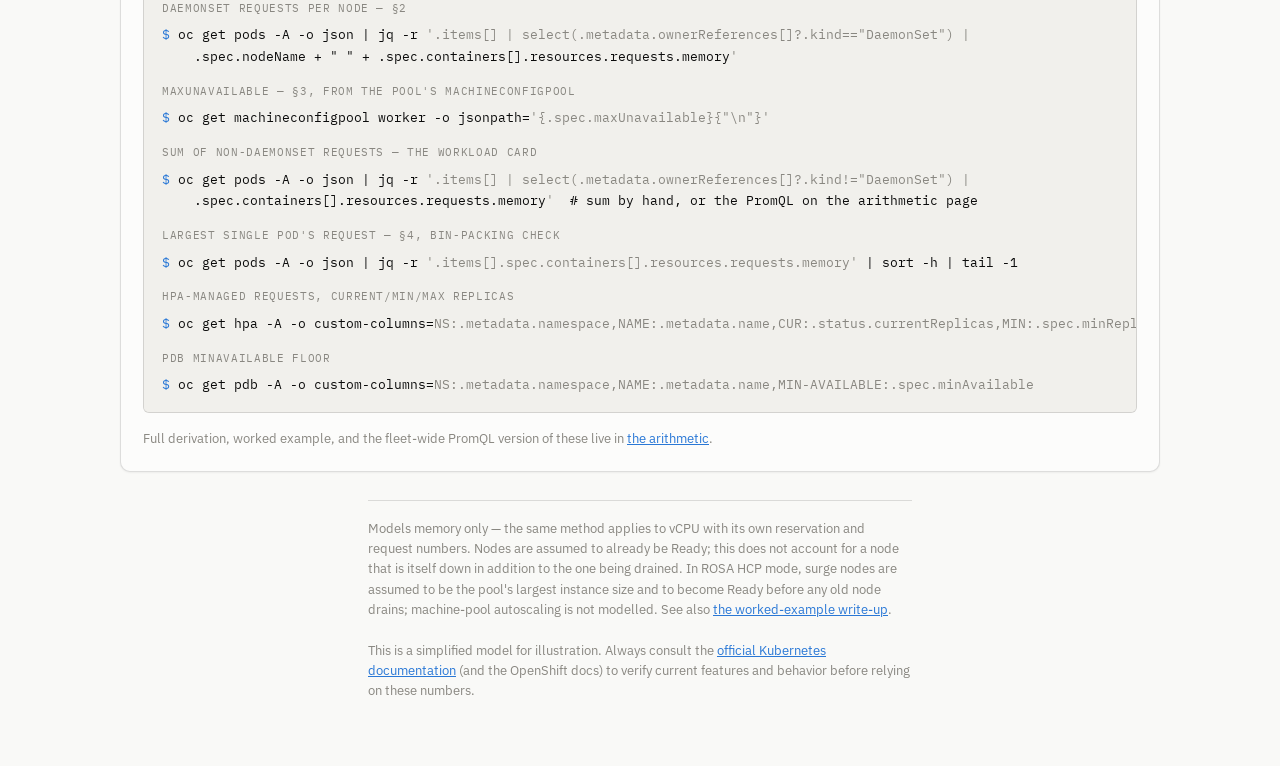
<file: capacity-simulator.html>
<!DOCTYPE html>
<html lang="en">
<head>
<meta charset="utf-8">
<meta name="viewport" content="width=device-width, initial-scale=1">
<title>Upgrade Capacity Simulator</title>
<meta name="description" content="An interactive drain-capacity calculator for bare-metal RHOCP and ROSA HCP worker pools: edit the node pool, workload requests, surge and HPA settings and watch the utilization verdict update live.">
<link rel="stylesheet" href="https://fonts.googleapis.com/css2?family=Archivo:wght@600;700;800&family=IBM+Plex+Sans:wght@400;500;600&family=IBM+Plex+Mono:wght@400;500;600&display=swap">
<style>
  :root {
    --bg: #f9f9f7;
    --surface: #fcfcfb;
    --surface-2: #f1f0ec;
    --ink: #0b0b0b;
    --ink-2: #52514e;
    --ink-3: #898781;
    --rule: rgba(11, 11, 11, 0.13);
    --rule-strong: rgba(11, 11, 11, 0.26);
    --accent: #2a78d6;
    --accent-soft: #eaf2fc;
    --good: #0ca30c;
    --good-soft: #e8f6e4;
    --warn: #b5790a;
    --warn-soft: #fff3dc;
    --bad: #d03b3b;
    --bad-soft: #fbe9e8;
    --shadow: 0 1px 2px rgba(11, 11, 11, 0.05);
    --focus: 0 0 0 3px rgba(42, 120, 214, 0.28);
  }
  @media (prefers-color-scheme: dark) {
    :root:not([data-theme="light"]) {
      --bg: #0d0d0d;
      --surface: #1a1a19;
      --surface-2: #232320;
      --ink: #ffffff;
      --ink-2: #c3c2b7;
      --ink-3: #898781;
      --rule: rgba(255, 255, 255, 0.14);
      --rule-strong: rgba(255, 255, 255, 0.28);
      --accent: #3987e5;
      --accent-soft: #142235;
      --good: #0ca30c;
      --good-soft: #12281a;
      --warn: #fab219;
      --warn-soft: #2b2211;
      --bad: #d03b3b;
      --bad-soft: #2a1615;
      --shadow: 0 1px 2px rgba(0, 0, 0, 0.35);
    }
  }
  :root[data-theme="dark"] {
    --bg: #0d0d0d;
    --surface: #1a1a19;
    --surface-2: #232320;
    --ink: #ffffff;
    --ink-2: #c3c2b7;
    --ink-3: #898781;
    --rule: rgba(255, 255, 255, 0.14);
    --rule-strong: rgba(255, 255, 255, 0.28);
    --accent: #3987e5;
    --accent-soft: #142235;
    --good: #0ca30c;
    --good-soft: #12281a;
    --warn: #fab219;
    --warn-soft: #2b2211;
    --bad: #d03b3b;
    --bad-soft: #2a1615;
    --shadow: 0 1px 2px rgba(0, 0, 0, 0.35);
  }

  * { box-sizing: border-box; }
  body {
    margin: 0;
    background: var(--bg);
    color: var(--ink);
    font-family: "IBM Plex Sans", system-ui, sans-serif;
    font-size: 15.5px;
    line-height: 1.55;
    padding-inline: 16px;
    padding-block: 0 64px;
  }
  h1, h2, h3 { font-family: "Archivo", system-ui, sans-serif; text-wrap: balance; margin: 0; }
  .mono, code, input, select { font-family: "IBM Plex Mono", ui-monospace, monospace; }
  ::selection { background: var(--accent-soft); }

  .wrap { max-width: 1040px; margin-inline: auto; }

  .crosslink { max-width: 1040px; margin: 0 auto; padding-block: 14px 0; font-size: 0.85rem; color: var(--ink-3); }
  .crosslink a { color: var(--accent); text-decoration: none; }
  .crosslink a:hover { text-decoration: underline; }

  /* ---------- sticky result bar ---------- */
  .resultbar {
    position: sticky; top: 0; z-index: 20;
    background: var(--bg);
    padding-block: 14px 12px;
    margin-inline: -16px; padding-inline: 16px;
    border-bottom: 1px solid var(--rule);
  }
  .resultbar-inner {
    max-width: 1040px; margin-inline: auto;
    display: flex; align-items: center; gap: 18px; flex-wrap: wrap;
  }
  .brand { display: flex; flex-direction: column; gap: 2px; margin-right: auto; }
  .brand .eyebrow { font-size: 11px; letter-spacing: 0.08em; text-transform: uppercase; color: var(--accent); font-weight: 500; }
  .brand h1 { font-size: 1.15rem; font-weight: 700; }
  .headline { display: flex; align-items: baseline; gap: 10px; }
  .headline .pct { font-size: 2.1rem; font-weight: 700; font-variant-numeric: tabular-nums; line-height: 1; }
  .pill {
    display: inline-flex; align-items: center; gap: 7px;
    font-size: 0.82rem; font-weight: 600; padding: 5px 12px 5px 9px; border-radius: 999px;
    white-space: nowrap;
  }
  .pill .dot { width: 8px; height: 8px; border-radius: 50%; flex: none; }
  .pill.good { background: var(--good-soft); color: color-mix(in srgb, var(--good) 70%, var(--ink) 30%); }
  .pill.good .dot { background: var(--good); }
  .pill.warn { background: var(--warn-soft); color: color-mix(in srgb, var(--warn) 65%, var(--ink) 35%); }
  .pill.warn .dot { background: var(--warn); }
  .pill.bad { background: var(--bad-soft); color: color-mix(in srgb, var(--bad) 70%, var(--ink) 30%); }
  .pill.bad .dot { background: var(--bad); }
  .resultbar-detail { font-size: 0.85rem; color: var(--ink-3); }
  .resultbar-detail .num { color: var(--ink-2); font-weight: 500; }
  .reset-btn {
    font: inherit; font-family: "IBM Plex Sans", sans-serif; font-size: 0.82rem; font-weight: 500;
    background: none; border: 1px solid var(--rule-strong); color: var(--ink-2);
    padding: 7px 13px; border-radius: 7px; cursor: pointer;
  }
  .reset-btn:hover { background: var(--surface-2); }

  header.intro { padding-block: 26px 8px; display: flex; flex-direction: column; gap: 8px; max-width: 68ch; }
  header.intro p { color: var(--ink-2); margin: 0; font-size: 0.98rem; }

  /* ---------- platform switch ---------- */
  body[data-platform="bm"] [data-only="rosa"],
  body[data-platform="rosa"] [data-only="bm"] { display: none !important; }
  .platform { display: flex; align-items: center; gap: 12px; flex-wrap: wrap; margin-top: 10px; }
  .platform .platform-label { font-size: 0.8rem; color: var(--ink-3); text-transform: uppercase; letter-spacing: 0.06em; }
  .seg { display: inline-flex; border: 1px solid var(--rule-strong); border-radius: 8px; overflow: hidden; }
  .seg button {
    font: inherit; font-size: 0.86rem; font-weight: 500; background: var(--surface); color: var(--ink-2);
    border: none; padding: 7px 14px; cursor: pointer;
  }
  .seg button + button { border-left: 1px solid var(--rule-strong); }
  .seg button[aria-checked="true"] { background: var(--accent-soft); color: var(--accent); font-weight: 600; }
  .seg button:focus-visible { outline: none; box-shadow: var(--focus); }
  .platform .platform-hint { font-size: 0.82rem; color: var(--ink-3); flex-basis: 100%; }
  .chip.surge { border-style: dashed; border-color: var(--accent); background: var(--accent-soft); }
  .chip.surge .chip-label { color: var(--accent); }
  .chip .chip-static { font-family: "IBM Plex Mono", monospace; font-size: 0.86rem; padding: 4px 2px; }

  /* ---------- layout ---------- */
  .grid { display: grid; grid-template-columns: minmax(0, 1fr) minmax(0, 380px); gap: 22px; margin-top: 22px; align-items: start; }
  .col { display: flex; flex-direction: column; gap: 22px; min-width: 0; }

  .card {
    background: var(--surface);
    border: 1px solid var(--rule);
    border-radius: 10px;
    padding: 20px 22px 22px;
    box-shadow: var(--shadow);
    display: flex; flex-direction: column; gap: 16px;
  }
  .card-head { display: flex; align-items: baseline; justify-content: space-between; gap: 10px; }
  .card-head h2 { font-size: 1rem; font-weight: 700; }
  .card-head .hint, p.hint { font-size: 0.8rem; color: var(--ink-3); margin: 0; }
  .card.results { position: sticky; top: 86px; }

  /* ---------- form controls ---------- */
  label.field {
    display: flex; align-items: center; justify-content: space-between; gap: 12px;
    font-size: 0.88rem; color: var(--ink-2);
  }
  label.field .field-name { display: flex; flex-direction: column; gap: 1px; }
  label.field .field-name .sub { font-size: 0.74rem; color: var(--ink-3); }
  .field-input { display: flex; align-items: center; gap: 6px; flex: none; }
  input[type="number"] {
    width: 88px; text-align: right;
    background: var(--surface-2); color: var(--ink);
    border: 1px solid var(--rule-strong); border-radius: 6px;
    padding: 7px 9px; font-size: 0.92rem; font-variant-numeric: tabular-nums;
  }
  input[type="number"]:focus, .chip input:focus { outline: none; box-shadow: var(--focus); border-color: var(--accent); }
  .unit { font-size: 0.78rem; color: var(--ink-3); width: 34px; }
  .field-row { display: flex; flex-direction: column; gap: 10px; }
  hr.sep { border: none; border-top: 1px solid var(--rule); margin: 2px 0; }

  .checkline { display: flex; align-items: center; gap: 9px; font-size: 0.9rem; font-weight: 600; }
  .checkline input { width: 17px; height: 17px; accent-color: var(--accent); }

  /* ---------- node chips ---------- */
  .nodes { display: flex; flex-wrap: wrap; gap: 8px; }
  .chip {
    display: flex; flex-direction: column; align-items: center; gap: 3px;
    background: var(--surface-2); border: 1px solid var(--rule-strong); border-radius: 8px;
    padding: 8px 6px 6px; width: 82px; position: relative;
  }
  .chip .chip-label { font-size: 0.68rem; color: var(--ink-3); letter-spacing: 0.02em; }
  .chip input { width: 100%; text-align: center; background: var(--surface); border: 1px solid var(--rule); border-radius: 5px; padding: 4px 2px; font-size: 0.86rem; }
  .chip .chip-unit { font-size: 0.65rem; color: var(--ink-3); }
  .chip .rm {
    position: absolute; top: -7px; right: -7px; width: 18px; height: 18px; border-radius: 50%;
    background: var(--surface); border: 1px solid var(--rule-strong); color: var(--ink-3);
    font-size: 11px; line-height: 1; cursor: pointer; display: flex; align-items: center; justify-content: center;
  }
  .chip .rm:hover { color: var(--bad); border-color: var(--bad); }
  .chip.removed-largest { border-color: var(--bad); background: var(--bad-soft); }
  .chip.removed-largest .chip-label { color: color-mix(in srgb, var(--bad) 70%, var(--ink) 30%); }
  .add-node {
    width: 82px; height: 100%; min-height: 58px;
    display: flex; align-items: center; justify-content: center;
    border: 1px dashed var(--rule-strong); border-radius: 8px; background: none;
    color: var(--ink-3); font-size: 1.3rem; cursor: pointer; font-family: inherit;
  }
  .add-node:hover { color: var(--accent); border-color: var(--accent); }

  /* ---------- results detail ---------- */
  .ledger { display: flex; flex-direction: column; }
  .ledger-row { display: flex; justify-content: space-between; gap: 10px; padding: 7px 0; border-bottom: 1px solid var(--rule); font-size: 0.88rem; }
  .ledger-row:last-child { border-bottom: none; }
  .ledger-row .k { color: var(--ink-2); }
  .ledger-row .v { font-weight: 600; font-variant-numeric: tabular-nums; white-space: nowrap; }
  .ledger-row.total { border-top: 1px solid var(--rule-strong); border-bottom: none; margin-top: 2px; padding-top: 10px; }
  .ledger-row.total .v { font-size: 1rem; }

  .meter { position: relative; height: 26px; background: var(--surface-2); border-radius: 5px; margin: 4px 0 18px; }
  .meter-fill { position: absolute; inset: 0 auto 0 0; height: 100%; border-radius: 5px; transition: width 120ms ease; }
  .meter-target { position: absolute; top: -5px; bottom: -5px; width: 2px; background: var(--rule-strong); }
  .meter-target::after {
    content: "85%"; position: absolute; top: -16px; left: 50%; transform: translateX(-50%);
    font-family: "IBM Plex Mono", monospace; font-size: 9px; color: var(--ink-3);
  }

  .check {
    display: flex; align-items: flex-start; gap: 10px;
    padding: 12px 14px; border-radius: 8px; font-size: 0.86rem;
  }
  .check .dot { width: 8px; height: 8px; border-radius: 50%; margin-top: 5px; flex: none; }
  .check.good { background: var(--good-soft); }
  .check.good .dot { background: var(--good); }
  .check.warn { background: var(--warn-soft); }
  .check.warn .dot { background: var(--warn); }
  .check.bad { background: var(--bad-soft); }
  .check.bad .dot { background: var(--bad); }
  .check b { display: block; margin-bottom: 2px; }
  .check span.detail { color: var(--ink-2); }

  footer.note { max-width: 68ch; margin: 28px auto 0; color: var(--ink-3); font-size: 0.82rem; padding-top: 18px; border-top: 1px solid var(--rule); }

  /* ---------- code / terminal blocks (matches capacity-math.html) ---------- */
  .code-block {
    background: var(--surface-2);
    border: 1px solid var(--rule);
    border-radius: 6px;
    padding: 16px 18px;
    overflow-x: auto;
    font-family: "IBM Plex Mono", monospace;
    font-size: 12.5px;
    line-height: 1.75;
  }
  .code-block .prompt { color: var(--accent); }
  .code-block .comment { color: var(--ink-3); }
  .code-block .cmd-label { display: block; color: var(--ink-3); font-size: 11px; text-transform: uppercase; letter-spacing: 0.06em; margin: 14px 0 6px; }
  .code-block .cmd-label:first-child { margin-top: 0; }
  .code-line { white-space: pre; }
  .glossary-card { margin-top: 22px; }

  @media (max-width: 860px) {
    .grid { grid-template-columns: 1fr; }
    .card.results { position: static; }
  }
  @media (max-width: 480px) {
    .resultbar-inner { gap: 10px; }
    .headline .pct { font-size: 1.7rem; }
    .brand h1 { font-size: 1.02rem; }
  }
</style>
</head>
<body data-platform="bm">

<p class="crosslink">← <a href="index.html">Animated explainers</a> · <a href="capacity-math.html">The arithmetic</a> · <a href="antipatterns.html">Anti-patterns</a></p>

<div class="resultbar">
  <div class="resultbar-inner">
    <div class="brand">
      <div class="eyebrow">Capacity simulator</div>
      <h1>Will the drain fit?</h1>
    </div>
    <div class="headline">
      <span class="pct mono" id="out-pct">—</span>
      <span class="pill" id="out-pill"><span class="dot"></span><span id="out-pill-label">—</span></span>
    </div>
    <div class="resultbar-detail" id="out-detail">—</div>
    <button class="reset-btn" id="btn-reset" type="button">Reset to example</button>
  </div>
</div>

<div class="wrap">

  <header class="intro">
    <p>Type your pool's real numbers in. This applies the four refinements — allocatable not capacity, DaemonSets subtracted from availability not added to demand, the largest nodes removed rather than an average node, and a bin-packing check — plus the HPA correction, live.</p>
    <div class="platform">
      <span class="platform-label">Platform</span>
      <div class="seg" role="radiogroup" aria-label="Platform">
        <button type="button" role="radio" id="btn-platform-bm" data-platform="bm">Bare-metal RHOCP</button>
        <button type="button" role="radio" id="btn-platform-rosa" data-platform="rosa">ROSA HCP</button>
      </div>
      <span class="platform-hint" data-only="bm">No spare hardware to surge onto: every node that drains is capacity the pool loses until it comes back.</span>
      <span class="platform-hint" data-only="rosa">Nodes are replaced, not rebooted: with maxSurge a new instance is Ready before an old one drains, so the roll can keep full capacity. The limit moves to node quota, cost and time.</span>
    </div>
  </header>

  <div class="grid">
    <div class="col">

      <div class="card">
        <div class="card-head">
          <h2>Pool</h2>
          <span class="hint">click a node to edit its size</span>
        </div>
        <div class="nodes" id="node-list"></div>

        <hr class="sep">
        <div class="field-row">
          <label class="field" for="in-reserved">
            <span class="field-name">System + kube reserved + eviction<span class="sub" data-only="bm">§1 — per node, subtracted from allocatable</span><span class="sub" data-only="rosa">§1 — set by Red Hat per instance type; read it off allocatable</span></span>
            <span class="field-input"><input type="number" id="in-reserved" min="0" step="0.5" value="7"><span class="unit">GiB</span></span>
          </label>
          <label class="field" for="in-daemonset">
            <span class="field-name">DaemonSet requests<span class="sub">§2 — per node, comes off availability</span></span>
            <span class="field-input"><input type="number" id="in-daemonset" min="0" step="0.5" value="5"><span class="unit">GiB</span></span>
          </label>
          <label class="field" for="in-maxunavail">
            <span class="field-name">maxUnavailable<span class="sub" data-only="bm">§3 — the N largest nodes come out first</span><span class="sub" data-only="rosa">§3 — machine pool setting; 0 is valid when maxSurge ≥ 1</span></span>
            <span class="field-input"><input type="number" id="in-maxunavail" min="0" step="1" value="1"><span class="unit">nodes</span></span>
          </label>
          <label class="field" for="in-maxsurge-nodes" data-only="rosa">
            <span class="field-name">Node maxSurge<span class="sub">machine pool setting — new nodes provisioned before old ones drain</span></span>
            <span class="field-input"><input type="number" id="in-maxsurge-nodes" min="0" step="1" value="1"><span class="unit">nodes</span></span>
          </label>
          <label class="field" for="in-quota-nodes" data-only="rosa">
            <span class="field-name">Node quota headroom<span class="sub">most nodes this pool may reach — EC2 quota, subnet IPs, pool max</span></span>
            <span class="field-input"><input type="number" id="in-quota-nodes" min="1" step="1" value="8"><span class="unit">nodes</span></span>
          </label>
        </div>
      </div>

      <div class="card">
        <div class="card-head"><h2>Workload</h2></div>
        <div class="field-row">
          <label class="field" for="in-requests">
            <span class="field-name">Sum of non-DaemonSet requests<span class="sub" data-only="bm">whole pool, today</span><span class="sub" data-only="rosa">whole pool, today — include router, monitoring and registry pods if they run on these workers</span></span>
            <span class="field-input"><input type="number" id="in-requests" min="0" step="1" value="220"><span class="unit">GiB</span></span>
          </label>
          <label class="field" for="in-surge">
            <span class="field-name">maxSurge allowance<span class="sub">headroom for in-flight rollouts</span></span>
            <span class="field-input"><input type="number" id="in-surge" min="0" step="1" value="0"><span class="unit">GiB</span></span>
          </label>
          <label class="field" for="in-largestpod">
            <span class="field-name">Largest single pod's request<span class="sub">§4 — bin-packing check</span></span>
            <span class="field-input"><input type="number" id="in-largestpod" min="0" step="1" value="24"><span class="unit">GiB</span></span>
          </label>
        </div>
      </div>

      <div class="card">
        <div class="card-head">
          <h2>HPA &amp; PDB</h2>
        </div>
        <label class="checkline"><input type="checkbox" id="in-hpa-enabled" checked> Something in this pool autoscales</label>
        <div class="field-row" id="hpa-fields">
          <label class="field" for="in-hpa-managed">
            <span class="field-name">HPA-managed requests<span class="sub">portion of the sum above that scales</span></span>
            <span class="field-input"><input type="number" id="in-hpa-managed" min="0" step="1" value="80"><span class="unit">GiB</span></span>
          </label>
          <label class="field" for="in-hpa-current">
            <span class="field-name">Replicas that portion reflects<span class="sub">current count behind that request sum</span></span>
            <span class="field-input"><input type="number" id="in-hpa-current" min="1" step="1" value="20"><span class="unit">reps</span></span>
          </label>
          <label class="field" for="in-hpa-max">
            <span class="field-name">HPA maxReplicas<span class="sub">size the check against this, not today's count</span></span>
            <span class="field-input"><input type="number" id="in-hpa-max" min="1" step="1" value="40"><span class="unit">reps</span></span>
          </label>
          <label class="field" for="in-hpa-min">
            <span class="field-name">HPA minReplicas</span>
            <span class="field-input"><input type="number" id="in-hpa-min" min="0" step="1" value="20"><span class="unit">reps</span></span>
          </label>
          <label class="field" for="in-pdb-floor">
            <span class="field-name">PDB minAvailable floor<span class="sub">minReplicas must not fall below this</span></span>
            <span class="field-input"><input type="number" id="in-pdb-floor" min="0" step="1" value="2"><span class="unit">reps</span></span>
          </label>
        </div>
      </div>

    </div>

    <div class="col">
      <div class="card results">
        <div class="card-head"><h2>Result</h2></div>

        <div class="ledger" id="ledger"></div>

        <div>
          <div class="meter" id="meter"><div class="meter-fill" id="meter-fill"></div><div class="meter-target" style="left:68%"></div></div>
        </div>

        <div class="check" id="check-quota" data-only="rosa"></div>
        <div class="check" id="check-binpack"></div>
        <div class="check" id="check-hpa"></div>
        <div class="check" id="check-pdb"></div>
      </div>
    </div>
  </div>

  <div class="card glossary-card">
    <div class="card-head">
      <h2>Where these numbers come from</h2>
      <span class="hint">the command for each field above, on a real cluster</span>
    </div>
    <div class="code-block">
      <span class="cmd-label">Node capacity — the chip values, per node</span>
      <div class="code-line"><span class="prompt">$</span> oc get nodes -o jsonpath=<span class="comment">'{range .items[*]}{.metadata.name}{"\t"}{.status.capacity.memory}{"\n"}{end}'</span></div>

      <span class="cmd-label" data-only="bm">System + kube reserved + eviction — §1</span>
      <div class="code-line" data-only="bm"><span class="prompt">$</span> oc get kubeletconfig -o yaml | grep -A5 systemReserved</div>
      <span class="cmd-label" data-only="rosa">System + kube reserved + eviction — §1, as capacity minus allocatable</span>
      <div class="code-line" data-only="rosa"><span class="prompt">$</span> oc get nodes -o custom-columns=<span class="comment">NAME:.metadata.name,CAP:.status.capacity.memory,ALLOC:.status.allocatable.memory</span></div>

      <span class="cmd-label">DaemonSet requests per node — §2</span>
      <div class="code-line"><span class="prompt">$</span> oc get pods -A -o json | jq -r <span class="comment">'.items[] | select(.metadata.ownerReferences[]?.kind=="DaemonSet") |</span></div>
      <div class="code-line">    .spec.nodeName + " " + .spec.containers[].resources.requests.memory<span class="comment">'</span></div>

      <span class="cmd-label" data-only="bm">maxUnavailable — §3, from the pool's MachineConfigPool</span>
      <div class="code-line" data-only="bm"><span class="prompt">$</span> oc get machineconfigpool worker -o jsonpath=<span class="comment">'{.spec.maxUnavailable}{"\n"}'</span></div>
      <span class="cmd-label" data-only="rosa">maxSurge / maxUnavailable — §3, from the machine pool (no MachineConfigPools in a hosted cluster)</span>
      <div class="code-line" data-only="rosa"><span class="prompt">$</span> rosa describe machinepool -c my-cluster workers  <span class="comment"># upgrade settings, replicas, instance type</span></div>

      <span class="cmd-label" data-only="rosa">Node quota headroom — EC2 On-Demand standard vCPU quota; divide by vCPUs per instance</span>
      <div class="code-line" data-only="rosa"><span class="prompt">$</span> aws service-quotas get-service-quota --service-code ec2 --quota-code L-1216C47A</div>

      <span class="cmd-label">Sum of non-DaemonSet requests — the Workload card</span>
      <div class="code-line"><span class="prompt">$</span> oc get pods -A -o json | jq -r <span class="comment">'.items[] | select(.metadata.ownerReferences[]?.kind!="DaemonSet") |</span></div>
      <div class="code-line">    .spec.containers[].resources.requests.memory<span class="comment">'</span>  # sum by hand, or the PromQL on the arithmetic page</div>

      <span class="cmd-label">Largest single pod's request — §4, bin-packing check</span>
      <div class="code-line"><span class="prompt">$</span> oc get pods -A -o json | jq -r <span class="comment">'.items[].spec.containers[].resources.requests.memory'</span> | sort -h | tail -1</div>

      <span class="cmd-label">HPA-managed requests, current/min/max replicas</span>
      <div class="code-line"><span class="prompt">$</span> oc get hpa -A -o custom-columns=<span class="comment">NS:.metadata.namespace,NAME:.metadata.name,CUR:.status.currentReplicas,MIN:.spec.minReplicas,MAX:.spec.maxReplicas</span></div>

      <span class="cmd-label">PDB minAvailable floor</span>
      <div class="code-line"><span class="prompt">$</span> oc get pdb -A -o custom-columns=<span class="comment">NS:.metadata.namespace,NAME:.metadata.name,MIN-AVAILABLE:.spec.minAvailable</span></div>
    </div>
    <p class="hint">Full derivation, worked example, and the fleet-wide PromQL version of these live in <a href="capacity-math.html" style="color:var(--accent)">the arithmetic</a>.</p>
  </div>

  <footer class="note">Models memory only — the same method applies to vCPU with its own reservation and request numbers. Nodes are assumed to already be Ready; this does not account for a node that is itself down in addition to the one being drained. In ROSA HCP mode, surge nodes are assumed to be the pool's largest instance size and to become Ready before any old node drains; machine-pool autoscaling is not modelled. See also <a href="capacity-math.html" style="color:var(--accent)">the worked-example write-up</a>.<br><br>This is a simplified model for illustration. Always consult the <a href="https://kubernetes.io/docs/home/" target="_blank" rel="noopener" style="color:var(--accent)">official Kubernetes documentation</a> (and the OpenShift docs) to verify current features and behavior before relying on these numbers.</footer>

</div>

<script>
(function () {
  var DEFAULTS = {
    nodes: [64, 64, 64, 64, 64, 64],
    reserved: 7,
    daemonset: 5,
    maxUnavailable: 1,
    requests: 220,
    surge: 0,
    largestPod: 24,
    hpaEnabled: true,
    hpaManaged: 80,
    hpaCurrent: 20,
    hpaMax: 40,
    hpaMin: 20,
    pdbFloor: 2,
    platform: "bm",
    maxSurgeNodes: 1,
    quotaNodes: 8
  };
  var DEFAULT_MAXUNAVAIL = { bm: 1, rosa: 0 };

  var state = null;
  var STORE_KEY = "bm-capacity-sim-v1";

  function loadState() {
    try {
      var raw = localStorage.getItem(STORE_KEY);
      if (raw) {
        var parsed = JSON.parse(raw);
        if (parsed && Array.isArray(parsed.nodes) && parsed.nodes.length) {
          return Object.assign(JSON.parse(JSON.stringify(DEFAULTS)), parsed);
        }
      }
    } catch (e) { /* private mode or corrupt data - fall through */ }
    return JSON.parse(JSON.stringify(DEFAULTS));
  }

  function saveState() {
    try { localStorage.setItem(STORE_KEY, JSON.stringify(state)); } catch (e) { /* private mode */ }
  }

  function el(id) { return document.getElementById(id); }
  function fmt(n) {
    if (!isFinite(n)) return "—";
    var r = Math.round(n * 10) / 10;
    return (r % 1 === 0 ? r.toFixed(0) : r.toFixed(1));
  }

  function renderNodes() {
    var list = el("node-list");
    list.innerHTML = "";
    var sortedIdx = state.nodes.map(function (v, i) { return i; })
      .sort(function (a, b) { return state.nodes[b] - state.nodes[a]; });
    var removedIdx = {};
    sortedIdx.slice(0, Math.min(state.maxUnavailable, state.nodes.length)).forEach(function (i) { removedIdx[i] = true; });

    state.nodes.forEach(function (cap, i) {
      var chip = document.createElement("div");
      chip.className = "chip" + (removedIdx[i] ? " removed-largest" : "");
      chip.innerHTML =
        '<span class="chip-label">Node ' + (i + 1) + (removedIdx[i] ? " · out" : "") + '</span>' +
        '<input type="number" min="1" step="1" value="' + cap + '" data-idx="' + i + '">' +
        '<span class="chip-unit">GiB</span>' +
        (state.nodes.length > 1 ? '<div class="rm" data-idx="' + i + '" title="Remove node">×</div>' : "");
      list.appendChild(chip);
    });

    if (state.platform === "rosa") {
      var surgeSize = Math.max.apply(null, state.nodes);
      for (var s = 0; s < state.maxSurgeNodes; s++) {
        var ghost = document.createElement("div");
        ghost.className = "chip surge";
        ghost.title = "Temporary node, created at the new version before an old node drains";
        ghost.innerHTML = '<span class="chip-label">Surge +' + (s + 1) + '</span>' +
          '<span class="chip-static">' + surgeSize + '</span><span class="chip-unit">GiB</span>';
        list.appendChild(ghost);
      }
    }

    var add = document.createElement("button");
    add.type = "button";
    add.className = "add-node";
    add.title = "Add a node";
    add.textContent = "+";
    list.appendChild(add);

    list.querySelectorAll("input[data-idx]").forEach(function (inp) {
      inp.addEventListener("input", function () {
        state.nodes[+inp.dataset.idx] = Math.max(0, +inp.value || 0);
        compute();
      });
    });
    list.querySelectorAll(".rm").forEach(function (btn) {
      btn.addEventListener("click", function () {
        state.nodes.splice(+btn.dataset.idx, 1);
        renderNodes();
        compute();
      });
    });
    add.addEventListener("click", function () {
      var avg = state.nodes.length ? Math.round(state.nodes.reduce(function (a, b) { return a + b; }, 0) / state.nodes.length) : 64;
      state.nodes.push(avg);
      renderNodes();
      compute();
    });
  }

  function ledgerRow(k, v, opts) {
    opts = opts || {};
    return '<div class="ledger-row' + (opts.total ? " total" : "") + '"><span class="k">' + k + '</span><span class="v">' + v + '</span></div>';
  }

  function verdictFor(u) {
    if (u < 0.85) return { cls: "good", label: "Comfortable" };
    if (u < 1.0) return { cls: "warn", label: "Tight — no slack" };
    return { cls: "bad", label: "Stalls — pods Pending" };
  }

  function compute() {
    var reserved = +el("in-reserved").value || 0;
    var daemonset = +el("in-daemonset").value || 0;
    var maxUnavail = Math.max(0, Math.round(+el("in-maxunavail").value || 0));
    var requests = +el("in-requests").value || 0;
    var surge = +el("in-surge").value || 0;
    var largestPod = +el("in-largestpod").value || 0;

    state.reserved = reserved; state.daemonset = daemonset; state.maxUnavailable = maxUnavail;
    state.requests = requests; state.surge = surge; state.largestPod = largestPod;
    state.hpaEnabled = el("in-hpa-enabled").checked;
    state.hpaManaged = +el("in-hpa-managed").value || 0;
    state.hpaCurrent = Math.max(1, +el("in-hpa-current").value || 1);
    state.hpaMax = Math.max(1, +el("in-hpa-max").value || 1);
    state.hpaMin = +el("in-hpa-min").value || 0;
    state.pdbFloor = +el("in-pdb-floor").value || 0;
    var rosa = state.platform === "rosa";
    var maxSurgeNodes = Math.max(0, Math.round(+el("in-maxsurge-nodes").value || 0));
    var quotaNodes = Math.max(1, Math.round(+el("in-quota-nodes").value || 1));
    state.maxSurgeNodes = maxSurgeNodes; state.quotaNodes = quotaNodes;

    el("hpa-fields").style.opacity = state.hpaEnabled ? "1" : "0.4";
    el("hpa-fields").style.pointerEvents = state.hpaEnabled ? "auto" : "none";

    var perNode = function (cap) { return Math.max(0, cap - reserved - daemonset); };
    var sortedDesc = state.nodes.slice().sort(function (a, b) { return b - a; });
    var removed = sortedDesc.slice(0, Math.min(maxUnavail, sortedDesc.length));
    var surviving = sortedDesc.slice(Math.min(maxUnavail, sortedDesc.length));

    var available = surviving.reduce(function (s, c) { return s + perNode(c); }, 0);
    var required = requests + surge;
    var utilization = available > 0 ? required / available : Infinity;
    var v = verdictFor(utilization);

    el("out-pct").textContent = isFinite(utilization) ? (Math.round(utilization * 1000) / 10) + "%" : "—";
    var pillEl = el("out-pill");
    pillEl.className = "pill " + v.cls;
    el("out-pill-label").textContent = v.label;
    var peakNodes = state.nodes.length + (rosa ? maxSurgeNodes : 0);
    el("out-detail").innerHTML = surviving.length + " of " + state.nodes.length + (rosa ? " nodes schedulable · peak " + peakNodes + " nodes" : " nodes surviving") +
      ' · <span class="num">' + fmt(required) + ' GiB</span> required of <span class="num">' + fmt(available) + ' GiB</span> available';

    var ledger = "";
    var nodeNote = [];
    if (rosa && maxSurgeNodes) nodeNote.push("+" + maxSurgeNodes + " surge");
    if (maxUnavail) nodeNote.push("−" + maxUnavail + (rosa ? " unavailable" : " largest") + ", §3");
    ledger += ledgerRow("Nodes in pool", state.nodes.length + (nodeNote.length ? " (" + nodeNote.join(", ") + ")" : ""));
    ledger += ledgerRow("Allocatable per surviving node", surviving.length ? surviving.map(function (c) { return fmt(c - reserved); }).join(", ") + " GiB" : "—");
    ledger += ledgerRow("Less DaemonSet requests", "−" + fmt(daemonset) + " GiB / node");
    ledger += ledgerRow("Available to workloads", fmt(available) + " GiB", { total: false });
    ledger += ledgerRow("Required (requests + surge)", fmt(required) + " GiB");
    ledger += ledgerRow("Utilisation", (isFinite(utilization) ? fmt(utilization * 100) + "%" : "—") + "  → target ≤ 85%", { total: true });
    el("ledger").innerHTML = ledger;

    var fill = el("meter-fill");
    var pct = isFinite(utilization) ? Math.min(125, utilization * 100) : 125;
    fill.style.width = (pct / 1.25) + "%";
    fill.style.background = "var(--" + v.cls + ")";

    if (rosa) {
      var qb = el("check-quota");
      var stuck = maxSurgeNodes === 0 && maxUnavail === 0;
      var overQuota = peakNodes > quotaNodes;
      qb.className = "check " + (stuck || overQuota ? "bad" : "good");
      qb.innerHTML = '<span class="dot"></span><span><b>' +
        (stuck ? "maxSurge and maxUnavailable are both 0 — the roll can never start"
          : overQuota ? "Peak node count exceeds the quota headroom"
          : "Peak node count fits the quota headroom") + '</b>' +
        '<span class="detail">' + peakNodes + ' nodes at peak (' + state.nodes.length + ' + ' + maxSurgeNodes + ' surge) vs ' + quotaNodes + ' allowed' +
        (overQuota ? ' — surge instances will fail to launch and the roll waits' : ' — the surge nodes are also what you pay extra for during the window') + '</span></span>';
    }

    var largestRemaining = surviving.length ? perNode(surviving[0]) : 0;
    var fits = largestPod <= largestRemaining;
    var bp = el("check-binpack");
    bp.className = "check " + (fits ? "good" : "bad");
    bp.innerHTML = '<span class="dot"></span><span><b>' + (fits ? "Largest pod fits" : "Largest pod will not fit anywhere") + '</b>' +
      '<span class="detail">' + fmt(largestPod) + ' GiB pod vs ' + fmt(largestRemaining) + ' GiB free on the largest surviving node (§4)</span></span>';

    var hpaBox = el("check-hpa");
    var pdbBox = el("check-pdb");
    if (state.hpaEnabled) {
      var nonHpa = Math.max(0, requests - state.hpaManaged);
      var requiredAtMax = nonHpa + state.hpaManaged * (state.hpaMax / state.hpaCurrent) + surge;
      var utilAtMax = available > 0 ? requiredAtMax / available : Infinity;
      var vMax = verdictFor(utilAtMax);
      hpaBox.className = "check " + vMax.cls;
      hpaBox.style.display = "flex";
      hpaBox.innerHTML = '<span class="dot"></span><span><b>At maxReplicas (' + state.hpaMax + '): ' + fmt(utilAtMax * 100) + '% — ' + vMax.label + '</b>' +
        '<span class="detail">Required climbs to ' + fmt(requiredAtMax) + ' GiB at peak scale. Size the check here, not at today’s ' + state.hpaCurrent + ' replicas.</span></span>';

      var pdbOk = state.hpaMin >= state.pdbFloor;
      pdbBox.className = "check " + (pdbOk ? "good" : "bad");
      pdbBox.style.display = "flex";
      pdbBox.innerHTML = '<span class="dot"></span><span><b>' + (pdbOk ? "minReplicas clears the PDB floor" : "minReplicas can scale below the PDB floor") + '</b>' +
        '<span class="detail">minReplicas ' + state.hpaMin + ' vs PDB minAvailable ' + state.pdbFloor + (pdbOk ? '' : ' — a scale-down can leave this workload unable to tolerate an eviction') + '</span></span>';
    } else {
      hpaBox.style.display = "none";
      pdbBox.style.display = "none";
    }

    saveState();
  }

  function applyStateToInputs() {
    el("in-reserved").value = state.reserved;
    el("in-daemonset").value = state.daemonset;
    el("in-maxunavail").value = state.maxUnavailable;
    el("in-requests").value = state.requests;
    el("in-surge").value = state.surge;
    el("in-largestpod").value = state.largestPod;
    el("in-hpa-enabled").checked = state.hpaEnabled;
    el("in-hpa-managed").value = state.hpaManaged;
    el("in-hpa-current").value = state.hpaCurrent;
    el("in-hpa-max").value = state.hpaMax;
    el("in-hpa-min").value = state.hpaMin;
    el("in-pdb-floor").value = state.pdbFloor;
    el("in-maxsurge-nodes").value = state.maxSurgeNodes;
    el("in-quota-nodes").value = state.quotaNodes;
    applyPlatform();
    renderNodes();
  }

  function applyPlatform() {
    document.body.dataset.platform = state.platform;
    ["bm", "rosa"].forEach(function (p) {
      el("btn-platform-" + p).setAttribute("aria-checked", String(state.platform === p));
    });
  }

  function setPlatform(p) {
    if (p === state.platform) return;
    // Carry a customised maxUnavailable across; only swap the platform's own default.
    if (state.maxUnavailable === DEFAULT_MAXUNAVAIL[state.platform]) {
      state.maxUnavailable = DEFAULT_MAXUNAVAIL[p];
      el("in-maxunavail").value = state.maxUnavailable;
    }
    state.platform = p;
    applyPlatform();
    compute();
    renderNodes();
  }

  ["in-reserved", "in-daemonset", "in-requests", "in-surge", "in-largestpod",
   "in-hpa-managed", "in-hpa-current", "in-hpa-max", "in-hpa-min", "in-pdb-floor", "in-quota-nodes"].forEach(function (id) {
    el(id).addEventListener("input", compute);
  });
  ["in-maxunavail", "in-maxsurge-nodes"].forEach(function (id) {
    el(id).addEventListener("input", function () { compute(); renderNodes(); });
  });
  el("in-hpa-enabled").addEventListener("change", compute);
  el("btn-platform-bm").addEventListener("click", function () { setPlatform("bm"); });
  el("btn-platform-rosa").addEventListener("click", function () { setPlatform("rosa"); });

  el("btn-reset").addEventListener("click", function () {
    var platform = state.platform;
    state = JSON.parse(JSON.stringify(DEFAULTS));
    state.platform = platform;
    state.maxUnavailable = DEFAULT_MAXUNAVAIL[platform];
    applyStateToInputs();
    compute();
  });

  state = loadState();
  applyStateToInputs();
  compute();
})();
</script>
</body>
</html>
</file>
<file: css/tokens.css>
/* Design tokens. Light and dark are declared here and nowhere else - every
   other stylesheet and every animation module must reference these variables
   rather than hardcoding a colour, or dark mode breaks. */
:root {
  --surface-0: #faf9f7;
  --surface-1: #ffffff;
  --surface-2: #f3f1ec;
  --text-primary: #1f1f1d;
  --text-secondary: #5f5e5a;
  --text-muted: #8a8880;
  --border: #e2dfd8;
  --border-strong: #c9c5bb;
  --accent: #185fa5;
  --accent-bg: #e6f1fb;

  /* semantic state colours used by metrics and status text */
  --ok-text: #0f6e56;
  --warn-text: #854f0b;
  --bad-text: #a32d2d;

  /* animation ramps: fill / stroke / text, one triple per state */
  --run-fill: #e1f5ee;   --run-stroke: #0f6e56;  --run-text: #04342c;
  --term-fill: #faeeda;  --term-stroke: #ba7517; --term-text: #412402;
  --pend-fill: #f1efe8;  --pend-stroke: #5f5e5a; --pend-text: #2c2c2a;
  --node-fill: #ffffff;  --node-stroke: #c9c5bb;
  --cordon-stroke: #ba7517;
  --reboot-stroke: #888780;
  --track: #d3d1c7;

  --radius: 8px;
  --font-sans: "Red Hat Text", "Helvetica Neue", Arial, sans-serif;
  --font-mono: "Red Hat Mono", ui-monospace, "SF Mono", Menlo, monospace;
}

:root[data-theme="dark"] {
  --surface-0: #16161a;
  --surface-1: #1e1e22;
  --surface-2: #26262b;
  --text-primary: #eceae4;
  --text-secondary: #b4b2a9;
  --text-muted: #888780;
  --border: #33333a;
  --border-strong: #4a4a52;
  --accent: #85b7eb;
  --accent-bg: #12243a;

  --ok-text: #5dcaa5;
  --warn-text: #fac775;
  --bad-text: #f09595;

  --run-fill: #085041;   --run-stroke: #5dcaa5;  --run-text: #e1f5ee;
  --term-fill: #633806;  --term-stroke: #fac775; --term-text: #faeeda;
  --pend-fill: #2c2c2a;  --pend-stroke: #b4b2a9; --pend-text: #f1efe8;
  --node-fill: #1e1e22;  --node-stroke: #4a4a52;
  --cordon-stroke: #efa127;
  --reboot-stroke: #9c9a92;
  --track: #4a4a52;
}

@media (prefers-reduced-motion: reduce) {
  * { transition: none !important; animation: none !important; }
}
</file>
<file: css/app.css>
* { box-sizing: border-box; }

/* Any author-level `display` declaration beats the user-agent's
   `[hidden] { display: none }` rule. Several elements here are toggled from JS
   via the hidden attribute AND carry a display rule (.help-overlay, .tabs), so
   without this guard they stay visible: the shortcuts overlay renders on page
   load and its close button appears to do nothing. Keep this rule. */
[hidden] { display: none !important; }

body {
  margin: 0;
  font-family: var(--font-sans);
  font-size: 16px;
  line-height: 1.6;
  color: var(--text-primary);
  background: var(--surface-0);
  -webkit-font-smoothing: antialiased;
}

/* ---------- top bar ---------- */
.topbar {
  display: flex; align-items: center; justify-content: space-between;
  padding: 10px 20px;
  border-bottom: 1px solid var(--border);
  background: var(--surface-1);
  position: sticky; top: 0; z-index: 20;
}
.brand { display: flex; align-items: center; gap: 10px; font-weight: 500; font-size: 15px; }
.brand-dim { color: var(--text-secondary); font-weight: 400; }
.brand-mark {
  width: 14px; height: 14px; border-radius: 4px;
  background: var(--run-stroke);
  box-shadow: 6px 0 0 -1px var(--term-stroke), 12px 0 0 -2px var(--pend-stroke);
}
.topbar-actions { display: flex; gap: 8px; }

.icon-btn {
  font: inherit; font-size: 13px;
  padding: 5px 11px;
  background: transparent;
  color: var(--text-primary);
  border: 1px solid var(--border-strong);
  border-radius: var(--radius);
  cursor: pointer;
}
.icon-btn:hover { background: var(--surface-2); }
.icon-btn[aria-pressed="true"] { background: var(--accent-bg); color: var(--accent); border-color: var(--accent); }

/* Beginner/Advanced as a two-option radio group reads unambiguously as a
   switch with a current position - a single button whose only feedback was a
   color change looked like it wasn't doing anything. */
.level-switch { display: flex; }
.level-switch .icon-btn { border-radius: 0; }
.level-switch .icon-btn:first-child { border-radius: var(--radius) 0 0 var(--radius); }
.level-switch .icon-btn:last-child { border-radius: 0 var(--radius) var(--radius) 0; border-left: none; }
.level-switch .icon-btn[aria-checked="true"] { background: var(--accent-bg); color: var(--accent); border-color: var(--accent); }
.level-switch .icon-btn[aria-checked="true"] + .icon-btn { border-left-color: var(--accent); }

/* ---------- layout ---------- */
.layout { display: grid; grid-template-columns: var(--sidebar-w, 232px) 6px minmax(0, 1fr); gap: 0; align-items: start; }
.sidebar {
  padding: 20px 16px;
  min-width: 0;
  position: sticky; top: 53px;
  height: calc(100vh - 53px);
  overflow-y: auto;
}
/* A draggable column between sidebar and stage, not a border on either side of
   it, so the hit area for dragging is wider than the visible line. */
.sidebar-resizer {
  position: sticky; top: 53px;
  height: calc(100vh - 53px);
  cursor: col-resize;
  touch-action: none;
}
.sidebar-resizer::before {
  content: ""; display: block; margin: 0 auto;
  width: 1px; height: 100%;
  background: var(--border);
}
.sidebar-resizer:hover::before,
.sidebar-resizer.dragging::before { width: 2px; background: var(--accent); }
.sidebar-resizer:focus-visible { outline: none; }
.sidebar-resizer:focus-visible::before { width: 2px; background: var(--accent); }
.sidebar-label, .sidebar-foot {
  font-size: 12px; text-transform: uppercase; letter-spacing: 0.06em;
  color: var(--text-muted); margin: 0 0 10px;
}
.sidebar-foot { text-transform: none; letter-spacing: 0; margin-top: 24px; line-height: 1.6; }

/* Shown only in beginner mode, so hidden material is always one click from
   coming back. Content that silently disappears is worse than content that is
   merely grouped. */
.level-hint {
  display: block; width: 100%; text-align: left;
  font: inherit; font-size: 12px; line-height: 1.5;
  margin-top: 16px; padding: 9px 11px;
  color: var(--text-secondary);
  background: transparent;
  border: 1px dashed var(--border-strong);
  border-radius: var(--radius);
  cursor: pointer;
}
.level-hint:hover { background: var(--surface-2); color: var(--text-primary); }
.sidebar-foot code { font-family: var(--font-mono); font-size: 11px; }
.sidebar-foot a { color: var(--accent); text-decoration: none; }
.sidebar-foot a:hover { text-decoration: underline; }

.anim-list { list-style: none; margin: 0; padding: 0; display: flex; flex-direction: column; gap: 4px; }
.anim-list button {
  width: 100%; text-align: left; font: inherit; font-size: 14px;
  padding: 9px 11px; border-radius: var(--radius);
  background: transparent; color: var(--text-primary);
  border: 1px solid transparent; cursor: pointer; line-height: 1.35;
}
.anim-list button:hover { background: var(--surface-2); }
.anim-list button[aria-current="true"] {
  background: var(--accent-bg); color: var(--accent); border-color: var(--accent);
}
.anim-list .num { font-family: var(--font-mono); font-size: 11px; color: var(--text-muted); margin-right: 7px; }
/* Group headings have to read as structure, not as decoration. An earlier
   version used the same 11px muted style as the label they replaced and was
   invisible in practice. */
.anim-list .group-label {
  font-size: 11.5px; font-weight: 500;
  text-transform: uppercase; letter-spacing: 0.08em;
  color: var(--text-secondary);
  margin: 0 0 6px; padding: 0 11px;
}
.anim-list .group-label + li button { margin-top: 0; }
.anim-list .group-label:not(:first-child) {
  margin-top: 18px; padding-top: 14px;
  border-top: 1px solid var(--border);
}

/* A second, static list of links styled the same as the animation list above
   it, so these read as sidebar items rather than muted footer text. Its own
   heading is a :first-child within this list, so the section divider is on
   the list itself rather than reusing the group-label rule above. */
.resource-list {
  margin-top: 18px; padding-top: 14px;
  border-top: 1px solid var(--border);
}
.resource-list li { width: 100%; }
.sidebar-link {
  display: block; width: 100%; text-align: left; font: inherit; font-size: 14px;
  padding: 9px 11px; border-radius: var(--radius);
  background: transparent; color: var(--text-primary);
  border: 1px solid transparent; cursor: pointer; line-height: 1.35;
  text-decoration: none;
}
.sidebar-link:hover { background: var(--surface-2); }
/* Deeper entries sit back a step from the core path without being hidden. */
.anim-list li.deeper button { color: var(--text-secondary); }
.anim-list li.deeper button:hover,
.anim-list li.deeper button[aria-current="true"] { color: var(--text-accent, var(--accent)); }

/* An advanced mode is marked, never hidden. A word beats a dot: the dot version
   of this was too subtle to notice at presentation distance. */
.tabs button.adv::after {
  content: "advanced";
  display: inline-block;
  font-size: 9.5px; font-weight: 500;
  text-transform: uppercase; letter-spacing: 0.06em;
  padding: 1px 6px; margin-left: 8px;
  border-radius: 999px;
  background: var(--surface-2); color: var(--text-secondary);
  vertical-align: 1px;
}
.tabs button.adv[aria-selected="true"]::after {
  background: var(--accent); color: var(--surface-1);
}

.stage { padding: 24px 28px 56px; max-width: 960px; }
.stage-head h1 { font-size: 22px; font-weight: 500; margin: 0 0 4px; }
.summary { color: var(--text-secondary); font-size: 15px; margin: 0 0 18px; max-width: 60ch; }

/* ---------- tabs ---------- */
.tabs { display: flex; gap: 8px; flex-wrap: wrap; }
.tabs button {
  font: inherit; font-size: 13px; padding: 6px 12px;
  background: transparent; color: var(--text-primary);
  border: 1px solid var(--border-strong); border-radius: var(--radius); cursor: pointer;
}
.tabs button:hover { background: var(--surface-2); }
.tabs button[aria-selected="true"] { background: var(--accent-bg); color: var(--accent); border-color: var(--accent); }

/* An anti-pattern mode demonstrates a specific misconfiguration with no
   legitimate use - not a nuance to skip like "advanced", a mistake to
   recognise. Red text survives hover and selection so it never reads as
   merely "the current tab" once picked, and the pill names it outright
   rather than leaving red-as-the-only-signal.
   Note: a mode is never both .adv and .anti-pattern today - the two
   ::after pills would collide, since an element gets only one. */
.tabs button.anti-pattern { color: var(--bad-text); }
.tabs button.anti-pattern::after {
  content: "anti-pattern";
  display: inline-block;
  font-size: 9.5px; font-weight: 500;
  text-transform: uppercase; letter-spacing: 0.06em;
  padding: 1px 6px; margin-left: 8px;
  border-radius: 999px;
  background: var(--surface-2); color: var(--bad-text);
  vertical-align: 1px;
}
.tabs button.anti-pattern[aria-selected="true"]::after {
  background: var(--bad-text); color: var(--surface-1);
}
.caption { font-size: 13px; color: var(--text-secondary); margin: 8px 0 14px; min-height: 20px; }

/* ---------- canvas ---------- */
.viewport {
  background: var(--surface-1);
  border: 1px solid var(--border);
  border-radius: 12px;
  padding: 8px 12px;
}
#canvas { width: 100%; height: auto; display: block; }

.svg-title { font-family: var(--font-sans); font-size: 14px; font-weight: 500; }
.svg-sub   { font-family: var(--font-sans); font-size: 12px; }
.svg-title.on-node, .svg-sub.on-node { fill: var(--text-primary); }
.svg-sub.on-node { fill: var(--text-secondary); }

.node-rect { fill: var(--node-fill); stroke: var(--node-stroke); stroke-width: 1; }
.node-rect.cordoned { stroke: var(--cordon-stroke); stroke-dasharray: 6 4; }
.node-rect.rebooting { stroke: var(--reboot-stroke); stroke-dasharray: 6 4; }
.node-rect.failed { stroke: var(--term-stroke); stroke-dasharray: 3 3; }

.pod rect { stroke-width: 1; }
.pod.run  rect { fill: var(--run-fill);  stroke: var(--run-stroke); }
.pod.term rect { fill: var(--term-fill); stroke: var(--term-stroke); stroke-dasharray: 4 3; }
.pod.pend rect { fill: var(--pend-fill); stroke: var(--pend-stroke); stroke-dasharray: 2 4; }
.pod.run  text { fill: var(--run-text); }
.pod.term text { fill: var(--term-text); }
.pod.pend text { fill: var(--pend-text); }
.pod rect, .pod text { transition: fill 260ms ease, stroke 260ms ease; }

.track-line { stroke: var(--track); stroke-width: 2; }
.marker-line { stroke: var(--text-secondary); stroke-width: 1; stroke-dasharray: 3 3; }
.legend-text { font-family: var(--font-sans); font-size: 12px; fill: var(--text-secondary); }

/* ---------- metrics ---------- */
.metrics {
  display: grid; grid-template-columns: repeat(auto-fit, minmax(130px, 1fr));
  gap: 10px; margin-top: 14px;
}
.metric { background: var(--surface-2); border-radius: var(--radius); padding: 10px 12px; }
.metric .m-label { font-size: 12px; color: var(--text-secondary); }
.metric .m-value { font-size: 20px; font-weight: 500; margin-top: 2px; }
.m-value.ok { color: var(--ok-text); }
.m-value.warn { color: var(--warn-text); }
.m-value.bad { color: var(--bad-text); }

/* ---------- narration ---------- */
.narration { margin-top: 16px; min-height: 52px; }
.note { font-size: 16px; font-weight: 500; margin: 0; }
.badge { font-size: 14px; color: var(--text-secondary); margin: 4px 0 0; }

/* ---------- transport ---------- */
.transport { display: flex; align-items: center; gap: 12px; margin-top: 18px; }
.play-btn {
  width: 38px; height: 38px; border-radius: 50%;
  font-size: 14px; line-height: 1; cursor: pointer;
  background: var(--accent-bg); color: var(--accent);
  border: 1px solid var(--accent);
}
#scrub { flex: 1; accent-color: var(--accent); }
.counter { font-family: var(--font-mono); font-size: 12px; color: var(--text-secondary); min-width: 56px; text-align: right; }
.speed { font-size: 12px; color: var(--text-secondary); display: flex; align-items: center; gap: 6px; }
.speed select {
  font: inherit; font-size: 12px; padding: 3px 6px;
  background: var(--surface-1); color: var(--text-primary);
  border: 1px solid var(--border-strong); border-radius: 6px;
}

/* ---------- config column ---------- */
/* The manifest and the feature outline sit side by side so both are readable
   without scrolling. The manifest gets the wider column - its longest lines are
   ~48 monospace characters and horizontal scrolling in a live session is worse
   than a slightly cramped prose column. */
.config-col {
  display: grid;
  grid-template-columns: minmax(0, 1.25fr) minmax(0, 1fr);
  gap: 12px;
  align-items: start;
  margin-top: 20px;
}
.config-panel {
  background: var(--surface-1);
  border: 1px solid var(--border);
  border-radius: 12px;
  padding: 12px 14px;
}
.panel-head { display: flex; align-items: center; justify-content: space-between; margin-bottom: 8px; }
.panel-head h2 {
  font-size: 12px; font-weight: 500; margin: 0;
  text-transform: uppercase; letter-spacing: 0.06em; color: var(--text-muted);
}
.icon-btn.tiny { font-size: 11px; padding: 3px 8px; }

.config-panel { align-self: stretch; }

pre.yaml {
  font-family: var(--font-mono);
  font-size: 11.5px; line-height: 1.6;
  margin: 0; white-space: pre; overflow-x: auto;
  color: var(--text-primary);
}
.yl { display: block; padding: 0 5px; border-radius: 3px; transition: background 200ms ease; }
.yl.hl { background: var(--accent-bg); }
.yk { color: var(--accent); }
.yc { color: var(--text-muted); }
.ym { color: var(--warn-text); }

.features { margin: 0; font-size: 13px; }
.features dt {
  font-family: var(--font-mono); font-size: 11.5px;
  color: var(--text-primary); margin-top: 10px;
}
.features dt:first-child { margin-top: 0; }
.features dt .kind {
  font-family: var(--font-sans); font-size: 10px;
  text-transform: uppercase; letter-spacing: 0.05em;
  color: var(--text-muted); margin-left: 6px;
}
.features dd { margin: 2px 0 0; color: var(--text-secondary); font-size: 12.5px; line-height: 1.5; }

/* ---------- notes ---------- */
.notes-panel {
  position: fixed; right: 0; top: 53px; bottom: 0; width: 340px;
  background: var(--surface-1); border-left: 1px solid var(--border);
  padding: 20px; overflow-y: auto; z-index: 15;
}
.notes-panel h2 { font-size: 15px; font-weight: 500; margin: 0 0 12px; }
.notes-panel h3 { font-size: 13px; font-weight: 500; margin: 18px 0 6px; color: var(--accent); }
.notes-panel p { font-size: 14px; color: var(--text-secondary); margin: 0 0 10px; }
.notes-panel .ask {
  font-size: 14px; color: var(--text-primary);
  border-left: 2px solid var(--accent); padding-left: 10px; margin: 10px 0;
}

/* ---------- help ---------- */
.help-overlay {
  position: fixed; inset: 0; z-index: 40;
  background: rgba(0,0,0,0.45);
  display: flex; align-items: center; justify-content: center;
}
.help-card {
  background: var(--surface-1); border-radius: 12px; padding: 24px 28px;
  min-width: 320px; border: 1px solid var(--border);
}
.help-card h2 { margin: 0 0 14px; font-size: 16px; font-weight: 500; }
.help-card dl { display: grid; grid-template-columns: 90px 1fr; gap: 6px 14px; margin: 0 0 18px; font-size: 14px; }
.help-card dt { font-family: var(--font-mono); font-size: 12px; color: var(--accent); }
.help-card dd { margin: 0; color: var(--text-secondary); }

/* ---------- presentation mode ----------
   Hides all chrome and scales the canvas up. Everything stays in normal flow
   so no element collapses; only visibility and sizing change. */
body.presenting .topbar,
body.presenting .sidebar,
body.presenting .sidebar-resizer,
body.presenting .stage-head,
body.presenting .sidebar-foot { display: none; }
body.presenting .layout { grid-template-columns: minmax(0, 1fr); }
body.presenting .stage { max-width: none; padding: 28px 6vw; }
body.presenting .note { font-size: 22px; }
body.presenting .badge { font-size: 17px; }
body.presenting .metric .m-value { font-size: 26px; }
body.presenting .viewport { border: none; background: transparent; }
body.presenting .notes-panel { top: 0; }

@media (max-width: 720px) {
  .config-col { grid-template-columns: minmax(0, 1fr); }
}

@media (max-width: 860px) {
  .layout { grid-template-columns: minmax(0, 1fr); }
  .sidebar { position: static; height: auto; border-bottom: 1px solid var(--border); }
  .sidebar-resizer { display: none; }
  .anim-list { flex-direction: row; flex-wrap: wrap; }
  .resource-list { border-top: none; margin-top: 8px; padding-top: 8px; }
  .notes-panel { position: static; width: auto; border-left: none; border-top: 1px solid var(--border); }
  .stage { padding: 20px 16px 48px; }
}
</file>
